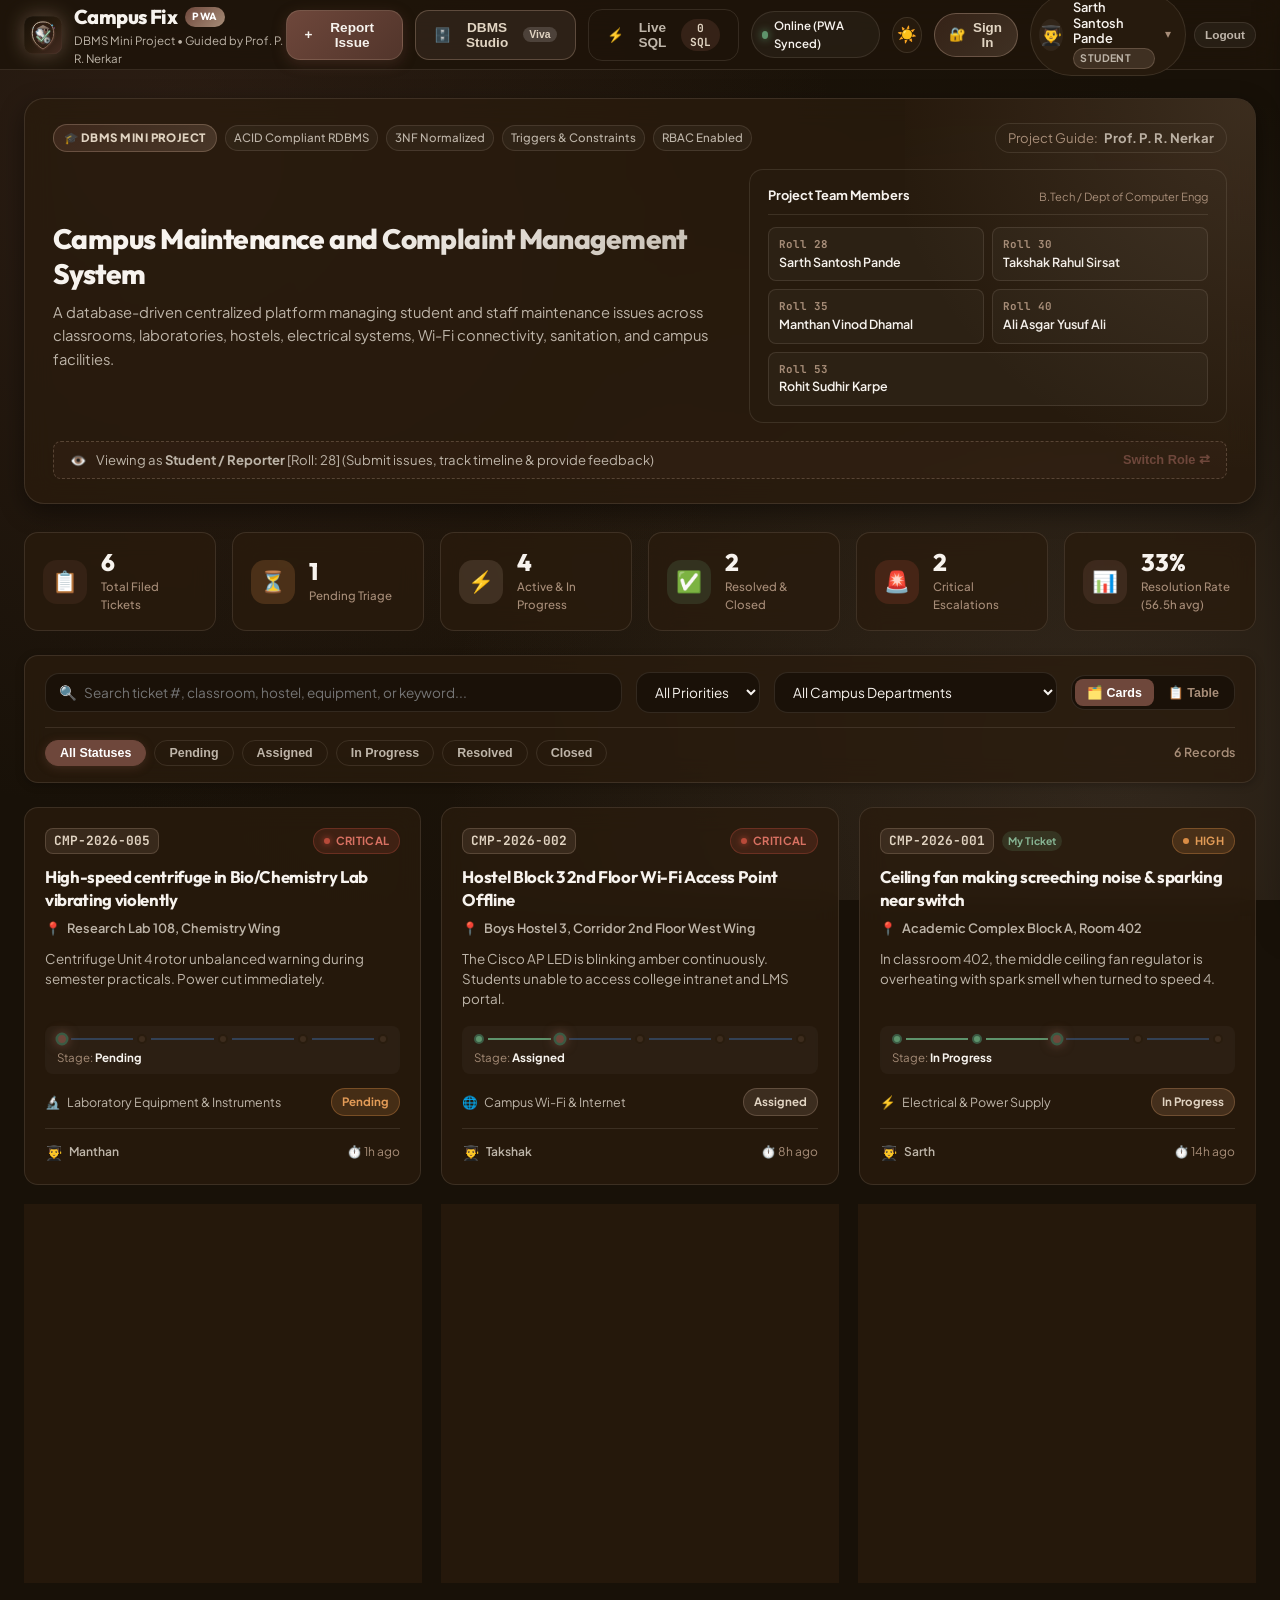
<file: index.html>
<!DOCTYPE html>
<html lang="en" data-theme="dark">

<head>
  <meta charset="UTF-8">
  <meta name="viewport" content="width=device-width, initial-scale=1.0, maximum-scale=1.0, user-scalable=no">
  <title>Campus Fix - Campus Maintenance & Complaint Management System (DBMS Mini Project)</title>

  <!-- PWA Metadata -->
  <meta name="description"
    content="Database-driven Progressive Web App for Campus Maintenance & Complaint Management System demonstrating ER modeling, Normalization, ACID Transactions, and RBAC.">
  <meta name="theme-color" content="#291C0E">
  <meta name="apple-mobile-web-app-capable" content="yes">
  <meta name="apple-mobile-web-app-status-bar-style" content="black-translucent">
  <meta name="apple-mobile-web-app-title" content="Campus Fix">
  <link rel="manifest" href="./manifest.webmanifest">
  <link rel="icon" type="image/svg+xml" href="./icons/icon.svg">
  <link rel="icon" type="image/png" sizes="32x32" href="./icons/favicon-32.png">
  <link rel="icon" type="image/png" sizes="16x16" href="./icons/favicon-16.png">
  <link rel="apple-touch-icon" sizes="180x180" href="./icons/apple-touch-icon.png">
  <link rel="shortcut icon" href="./favicon.ico">

  <!-- Typography: Google Fonts Outfit & JetBrains Mono -->
  <link rel="preconnect" href="https://fonts.googleapis.com">
  <link rel="preconnect" href="https://fonts.gstatic.com" crossorigin>
  <link
    href="https://fonts.googleapis.com/css2?family=JetBrains+Mono:wght@400;500;600&family=Outfit:wght@300;400;500;600;700;800&family=Plus+Jakarta+Sans:wght@400;500;600;700&display=swap"
    rel="stylesheet">

  <link rel="stylesheet" href="./css/style.css">
</head>

<body>

  <!-- Top App Navigation Bar -->
  <header class="app-header">
    <div class="header-inner">
      <!-- App Brand -->
      <div class="brand-block" onclick="window.location.reload()">
        <img src="./icons/icon.svg" alt="Campus Fix Logo" class="brand-logo" width="38" height="38">
        <div class="brand-text">
          <div class="brand-title">Campus Fix <span class="badge-pwa">PWA</span></div>
          <div class="brand-subtitle">DBMS Mini Project • Guided by Prof. P. R. Nerkar</div>
        </div>
      </div>

      <!-- Action Group -->
      <div class="header-actions">
        <!-- New Complaint Button -->
        <button id="btn-header-new-complaint" class="btn btn-primary" onclick="window.app.openNewComplaintModal()">
          <span class="btn-icon">+</span>
          <span class="btn-text">Report Issue</span>
        </button>

        <!-- DBMS Academic Studio Button -->
        <button class="btn btn-outline-cyan" onclick="window.app.openDBMSModal()">
          <span class="btn-icon">🗄️</span>
          <span class="btn-text">DBMS Studio</span>
          <span class="badge-mini">Viva</span>
        </button>

        <!-- Live SQL Console Toggle Button -->
        <button class="btn btn-ghost" id="btn-toggle-sql-drawer" onclick="window.app.toggleSQLDrawer()"
          title="View live executing SQL statements">
          <span class="btn-icon">⚡</span>
          <span class="btn-text">Live SQL</span>
          <span class="badge-counter" id="sql-query-count-badge">0 SQL</span>
        </button>

        <!-- PWA Install Button -->
        <button id="btn-pwa-install" class="btn btn-install" onclick="window.app.triggerPWAInstall()"
          style="display:none;" title="Install Campus Fix as Progressive Web App">
          <span>📲 Install App</span>
        </button>

        <!-- Online / Offline Network Pill -->
        <div id="network-status-indicator" class="network-pill online" title="Service Worker Cache & Network State">
          <span class="status-dot green"></span>
          <span>Online</span>
        </div>

        <!-- Dark / Light Theme Toggle -->
        <button id="btn-toggle-theme" class="btn-icon-circle" onclick="window.app.toggleTheme()" title="Toggle Theme">
          ☀️
        </button>

        <!-- Sign In / Switch Role Button -->
        <button class="btn btn-signin-nav" id="btn-header-signin" onclick="window.app.openSignInPage()" title="Open Sign In Page (Admin & Student)">
          <span class="btn-icon">🔐</span>
          <span class="btn-text">Sign In</span>
        </button>

        <!-- Active User & Role Switcher Dropdown Trigger -->
        <div class="user-profile-wrapper">
          <div class="user-profile-btn" onclick="window.app.openSignInPage()"
            title="Click to switch between Admin and Student Profile (Sign In Portal)">
            <div class="user-avatar" id="active-user-avatar">👨‍🎓</div>
            <div class="user-meta-header">
              <span class="user-name" id="active-user-name">Sarth Santosh Pande</span>
              <span class="role-badge" id="active-user-role">STUDENT</span>
            </div>
            <span class="caret-down">▾</span>
          </div>
          <button class="btn-header-logout" onclick="window.app.logout()" title="Logout to Sign In Page">
            Logout
          </button>
        </div>
      </div>
    </div>
  </header>

  <!-- Main Application Body -->
  <main class="main-container">

    <!-- Academic Project Banner & Team Credits -->
    <section class="project-banner">
      <div class="banner-top-row">
        <div class="banner-badge-group">
          <span class="academic-tag">🎓 DBMS MINI PROJECT</span>
          <span class="tech-tag">ACID Compliant RDBMS</span>
          <span class="tech-tag">3NF Normalized</span>
          <span class="tech-tag">Triggers &amp; Constraints</span>
          <span class="tech-tag">RBAC Enabled</span>
        </div>
        <div class="guide-tag">
          <span class="guide-label">Project Guide:</span>
          <strong>Prof. P. R. Nerkar</strong>
        </div>
      </div>

      <div class="banner-content">
        <div class="banner-left">
          <h1 class="project-title">Campus Maintenance and Complaint Management System</h1>
          <p class="project-desc">
            A database-driven centralized platform managing student and staff maintenance issues across classrooms,
            laboratories, hostels, electrical systems, Wi-Fi connectivity, sanitation, and campus facilities.
          </p>
        </div>

        <!-- Team Members Grid -->
        <div class="team-credits-card">
          <div class="team-header">
            <span>Project Team Members</span>
            <small class="team-class">B.Tech / Dept of Computer Engg</small>
          </div>
          <div class="team-grid">
            <div class="team-member-pill" onclick="window.app.switchUser(2)" title="Switch to Sarth's perspective">
              <span class="mem-roll">Roll 28</span>
              <span class="mem-name">Sarth Santosh Pande</span>
            </div>
            <div class="team-member-pill" onclick="window.app.switchUser(3)" title="Switch to Takshak's perspective">
              <span class="mem-roll">Roll 30</span>
              <span class="mem-name">Takshak Rahul Sirsat</span>
            </div>
            <div class="team-member-pill" onclick="window.app.switchUser(11)" title="Switch to Manthan's perspective">
              <span class="mem-roll">Roll 35</span>
              <span class="mem-name">Manthan Vinod Dhamal</span>
            </div>
            <div class="team-member-pill" onclick="window.app.switchUser(4)" title="Switch to Ali's perspective">
              <span class="mem-roll">Roll 40</span>
              <span class="mem-name">Ali Asgar Yusuf Ali</span>
            </div>
            <div class="team-member-pill" onclick="window.app.switchUser(5)" title="Switch to Rohit's perspective">
              <span class="mem-roll">Roll 53</span>
              <span class="mem-name">Rohit Sudhir Karpe</span>
            </div>
          </div>
        </div>
      </div>

      <!-- Current Perspective Notice -->
      <div class="perspective-bar">
        <span class="perspective-icon">👁️</span>
        <span id="rbac-current-perspective">Viewing as Student / Reporter (Roll 28). Submit tickets, track lifecycle,
          and review resolutions.</span>
        <button class="btn-link" onclick="window.app.openRoleSwitcherModal()">Switch Role ⇄</button>
      </div>
    </section>

    <!-- Key Performance Indicators (KPI Cards) -->
    <section class="kpi-section">
      <div class="kpi-grid">
        <div class="kpi-card" onclick="window.app.resetFilters()">
          <div class="kpi-icon-wrap icon-total">📋</div>
          <div class="kpi-data">
            <div class="kpi-val" id="kpi-total-val">0</div>
            <div class="kpi-lbl">Total Filed Tickets</div>
          </div>
        </div>

        <div class="kpi-card" onclick="document.querySelector('[data-status=Pending]').click()">
          <div class="kpi-icon-wrap icon-pending">⏳</div>
          <div class="kpi-data">
            <div class="kpi-val text-warning" id="kpi-pending-val">0</div>
            <div class="kpi-lbl">Pending Triage</div>
          </div>
        </div>

        <div class="kpi-card" onclick="document.querySelector('[data-status=In Progress]').click()">
          <div class="kpi-icon-wrap icon-active">⚡</div>
          <div class="kpi-data">
            <div class="kpi-val text-info" id="kpi-active-val">0</div>
            <div class="kpi-lbl">Active &amp; In Progress</div>
          </div>
        </div>

        <div class="kpi-card" onclick="document.querySelector('[data-status=Resolved]').click()">
          <div class="kpi-icon-wrap icon-resolved">✅</div>
          <div class="kpi-data">
            <div class="kpi-val text-success" id="kpi-resolved-val">0</div>
            <div class="kpi-lbl">Resolved &amp; Closed</div>
          </div>
        </div>

        <div class="kpi-card"
          onclick="document.getElementById('filter-priority-select').value='Critical'; window.app.currentFilter.priority='Critical'; window.app.renderComplaintsList();">
          <div class="kpi-icon-wrap icon-critical">🚨</div>
          <div class="kpi-data">
            <div class="kpi-val text-danger" id="kpi-critical-val">0</div>
            <div class="kpi-lbl">Critical Escalations</div>
          </div>
        </div>

        <div class="kpi-card">
          <div class="kpi-icon-wrap icon-sla">📊</div>
          <div class="kpi-data">
            <div class="kpi-val text-purple" id="kpi-rate-val">0%</div>
            <div class="kpi-lbl">Resolution Rate (<span id="kpi-avg-hours">--</span>)</div>
          </div>
        </div>
      </div>
    </section>

    <!-- Toolbar: Search, Filters, View Modes -->
    <section class="toolbar-section">
      <div class="toolbar-main">
        <!-- Search bar -->
        <div class="search-input-wrap">
          <span class="search-icon">🔍</span>
          <input type="text" id="search-complaints-input" class="search-input"
            placeholder="Search ticket #, classroom, hostel, equipment, or keyword...">
        </div>

        <!-- Priority Select -->
        <div class="select-wrap">
          <select id="filter-priority-select" class="form-select">
            <option value="ALL">All Priorities</option>
            <option value="Critical">🚨 Critical</option>
            <option value="High">🔴 High</option>
            <option value="Medium">🟡 Medium</option>
            <option value="Low">🟢 Low</option>
          </select>
        </div>

        <!-- Department Select -->
        <div class="select-wrap">
          <select id="filter-dept-select" class="form-select">
            <option value="ALL">All Campus Departments</option>
          </select>
        </div>

        <!-- View Mode Switcher -->
        <div class="view-switch-group">
          <button id="btn-view-cards" class="view-btn active" title="Grid View">🗂️ Cards</button>
          <button id="btn-view-table" class="view-btn" title="Relational Table View">📋 Table</button>
        </div>
      </div>

      <!-- Status Filter Tabs -->
      <div class="status-tabs-row">
        <div class="status-tabs-list">
          <button class="filter-pill-btn active" data-status="ALL">All Statuses</button>
          <button class="filter-pill-btn" data-status="Pending">Pending</button>
          <button class="filter-pill-btn" data-status="Assigned">Assigned</button>
          <button class="filter-pill-btn" data-status="In Progress">In Progress</button>
          <button class="filter-pill-btn" data-status="Resolved">Resolved</button>
          <button class="filter-pill-btn" data-status="Closed">Closed</button>
        </div>
        <div class="records-counter" id="complaint-count-badge">Loading...</div>
      </div>
    </section>

    <!-- Complaints Grid / Table List -->
    <section class="complaints-section" id="complaints-container">
      <!-- Injected dynamically by app.js -->
    </section>

  </main>

  <!-- ======================================================== -->
  <!-- MODAL: DBMS Academic Studio & Viva Presentation Guide   -->
  <!-- ======================================================== -->
  <div class="modal-overlay" id="dbms-studio-modal">
    <div class="modal-dialog modal-xl">
      <div class="modal-header">
        <div class="modal-title-wrap">
          <span class="modal-icon">🗄️</span>
          <div>
            <h3 class="modal-title">DBMS Academic Studio &amp; Relational Engine</h3>
            <p class="modal-subtitle">Interactive ER Diagram • Live SQL Sandbox • Normalization Analysis • DDL Scripts
            </p>
          </div>
        </div>
        <button class="btn-close" onclick="window.app.closeDBMSModal()">&times;</button>
      </div>

      <div class="dbms-nav-tabs">
        <button class="dbms-tab-btn active" data-tab="er-diagram" onclick="window.app.switchDBMSTab('er-diagram')">
          <span>📐 ER Diagram &amp; Schema</span>
        </button>
        <button class="dbms-tab-btn" data-tab="sql-sandbox" onclick="window.app.switchDBMSTab('sql-sandbox')">
          <span>⚡ Live SQL Sandbox</span>
        </button>
        <button class="dbms-tab-btn" data-tab="normalization" onclick="window.app.switchDBMSTab('normalization')">
          <span>🔬 Normalization Proofs</span>
        </button>
        <button class="dbms-tab-btn" data-tab="ddl-scripts" onclick="window.app.switchDBMSTab('ddl-scripts')">
          <span>📜 DDL &amp; Triggers Script</span>
        </button>
        <button class="dbms-tab-btn" data-tab="viva-guide" onclick="window.app.switchDBMSTab('viva-guide')">
          <span>🎓 Project &amp; Viva Guide</span>
        </button>
      </div>

      <div class="modal-body dbms-modal-body">

        <!-- TAB 1: INTERACTIVE ER DIAGRAM -->
        <div class="dbms-tab-pane active" id="tab-er-diagram">
          <div class="er-diagram-container">
            <div class="er-diagram-header">
              <div class="er-title">
                <h4>Relational Entity-Relationship (ER) Architecture</h4>
                <p class="text-sm text-muted">Complete Crow's Foot ER representation mapping Primary Keys (🔑 PK),
                  Foreign Keys (🔗 FK), and Cardinalities (1:N, 1:1).</p>
              </div>
              <div class="er-legend">
                <span class="legend-item"><span class="pk-dot"></span> Primary Key</span>
                <span class="legend-item"><span class="fk-dot"></span> Foreign Key</span>
                <span class="legend-item"><span class="rel-line"></span> Relational Link</span>
              </div>
            </div>

            <!-- Visual SVG ER Schema Graph -->
            <div class="er-canvas-wrapper">
              <svg class="er-svg-canvas" viewBox="0 0 1150 680" width="100%">
                <defs>
                  <linearGradient id="headerGrad" x1="0%" y1="0%" x2="100%" y2="100%">
                    <stop offset="0%" stop-color="#6E473B" />
                    <stop offset="100%" stop-color="#291C0E" />
                  </linearGradient>
                  <linearGradient id="headerGradCyan" x1="0%" y1="0%" x2="100%" y2="100%">
                    <stop offset="0%" stop-color="#A78D78" />
                    <stop offset="100%" stop-color="#6E473B" />
                  </linearGradient>
                  <linearGradient id="headerGradAmber" x1="0%" y1="0%" x2="100%" y2="100%">
                    <stop offset="0%" stop-color="#D98C45" />
                    <stop offset="100%" stop-color="#6E473B" />
                  </linearGradient>
                  <filter id="shadow" x="-5%" y="-5%" width="110%" height="110%">
                    <feDropShadow dx="0" dy="4" stdDeviation="6" flood-color="#000000" flood-opacity="0.5" />
                  </filter>
                </defs>

                <!-- Connector Lines with Cardinality Labels -->
                <!-- DEPARTMENTS -> USERS -->
                <path d="M190 190 L190 280" stroke="#A78D78" stroke-width="2.5" stroke-dasharray="none" />
                <text x="200" y="240" fill="#A78D78" font-size="12" font-weight="bold">1:N</text>

                <!-- DEPARTMENTS -> CATEGORIES -->
                <path d="M290 120 L440 120" stroke="#A78D78" stroke-width="2.5" />
                <text x="350" y="112" fill="#A78D78" font-size="12" font-weight="bold">1:N</text>

                <!-- CATEGORIES -> COMPLAINTS -->
                <path d="M540 190 L540 280" stroke="#6E473B" stroke-width="2.5" />
                <text x="550" y="240" fill="#6E473B" font-size="12" font-weight="bold">1:N</text>

                <!-- USERS (Reporter) -> COMPLAINTS -->
                <path d="M290 350 L440 350" stroke="#5E936C" stroke-width="2.5" />
                <text x="350" y="342" fill="#5E936C" font-size="12" font-weight="bold">1:N</text>

                <!-- COMPLAINTS -> ASSIGNMENTS -->
                <path d="M640 330 L780 250" stroke="#D98C45" stroke-width="2.5" />
                <text x="700" y="280" fill="#D98C45" font-size="12" font-weight="bold">1:N</text>

                <!-- COMPLAINTS -> COMPLAINT_UPDATES -->
                <path d="M640 380 L780 410" stroke="#BEB5A9" stroke-width="2.5" />
                <text x="700" y="390" fill="#BEB5A9" font-size="12" font-weight="bold">1:N</text>

                <!-- COMPLAINTS -> FEEDBACK -->
                <path d="M540 480 L540 540" stroke="#A78D78" stroke-width="2.5" />
                <text x="550" y="515" fill="#A78D78" font-size="12" font-weight="bold">1:1 (Unique)</text>

                <!-- COMPLAINTS -> ACTIVITY_LOGS -->
                <path d="M440 450 L290 530" stroke="#E1D4C2" stroke-width="2.5" />
                <text x="350" y="500" fill="#E1D4C2" font-size="12" font-weight="bold">1:N</text>

                <!-- ENTITY 1: DEPARTMENTS -->
                <g transform="translate(90, 50)" filter="url(#shadow)">
                  <rect width="200" height="140" rx="8" fill="#291C0E" stroke="#A78D78" stroke-width="1.5" />
                  <rect width="200" height="32" rx="8" fill="url(#headerGrad)" />
                  <text x="100" y="21" fill="#ffffff" font-family="'Plus Jakarta Sans', sans-serif" font-size="13"
                    font-weight="bold" text-anchor="middle">DEPARTMENTS</text>
                  <text x="15" y="52" fill="#F7F3EE" font-size="11">🔑 department_id [PK, INT]</text>
                  <text x="15" y="70" fill="#BEB5A9" font-size="11">dept_code [VARCHAR, UNQ]</text>
                  <text x="15" y="88" fill="#BEB5A9" font-size="11">dept_name [VARCHAR]</text>
                  <text x="15" y="106" fill="#BEB5A9" font-size="11">head_name [VARCHAR]</text>
                  <text x="15" y="124" fill="#BEB5A9" font-size="11">location_block [VARCHAR]</text>
                </g>

                <!-- ENTITY 2: USERS -->
                <g transform="translate(90, 280)" filter="url(#shadow)">
                  <rect width="200" height="170" rx="8" fill="#291C0E" stroke="#5E936C" stroke-width="1.5" />
                  <rect width="200" height="32" rx="8" fill="url(#headerGradCyan)" />
                  <text x="100" y="21" fill="#ffffff" font-family="'Plus Jakarta Sans', sans-serif" font-size="13"
                    font-weight="bold" text-anchor="middle">USERS (RBAC)</text>
                  <text x="15" y="52" fill="#F7F3EE" font-size="11">🔑 user_id [PK, INT]</text>
                  <text x="15" y="70" fill="#BEB5A9" font-size="11">name [VARCHAR]</text>
                  <text x="15" y="88" fill="#BEB5A9" font-size="11">email [VARCHAR, UNQ]</text>
                  <text x="15" y="106" fill="#D98C45" font-size="11">role [ENUM(ADMIN,STAFF,STUD)]</text>
                  <text x="15" y="124" fill="#A78D78" font-size="11">🔗 department_id [FK]</text>
                  <text x="15" y="142" fill="#BEB5A9" font-size="11">phone, roll_no, avatar</text>
                  <text x="15" y="160" fill="#BEB5A9" font-size="11">created_at [TIMESTAMP]</text>
                </g>

                <!-- ENTITY 3: CATEGORIES -->
                <g transform="translate(440, 50)" filter="url(#shadow)">
                  <rect width="200" height="140" rx="8" fill="#291C0E" stroke="#6E473B" stroke-width="1.5" />
                  <rect width="200" height="32" rx="8" fill="url(#headerGrad)" />
                  <text x="100" y="21" fill="#ffffff" font-family="'Plus Jakarta Sans', sans-serif" font-size="13"
                    font-weight="bold" text-anchor="middle">CATEGORIES</text>
                  <text x="15" y="52" fill="#F7F3EE" font-size="11">🔑 category_id [PK, INT]</text>
                  <text x="15" y="70" fill="#BEB5A9" font-size="11">category_name [VARCHAR]</text>
                  <text x="15" y="88" fill="#A78D78" font-size="11">🔗 department_id [FK]</text>
                  <text x="15" y="106" fill="#BEB5A9" font-size="11">sla_hours [INT]</text>
                  <text x="15" y="124" fill="#BEB5A9" font-size="11">icon, description</text>
                </g>

                <!-- ENTITY 4: COMPLAINTS (CENTRAL) -->
                <g transform="translate(440, 280)" filter="url(#shadow)">
                  <rect width="200" height="200" rx="8" fill="#291C0E" stroke="#D98C45" stroke-width="2" />
                  <rect width="200" height="32" rx="8" fill="url(#headerGradAmber)" />
                  <text x="100" y="21" fill="#ffffff" font-family="'Plus Jakarta Sans', sans-serif" font-size="13"
                    font-weight="bold" text-anchor="middle">COMPLAINTS (CENTRAL)</text>
                  <text x="15" y="52" fill="#F7F3EE" font-size="11">🔑 complaint_id [PK, INT]</text>
                  <text x="15" y="70" fill="#D98C45" font-size="11">ticket_no [VARCHAR, UNQ]</text>
                  <text x="15" y="88" fill="#5E936C" font-size="11">🔗 reporter_id [FK -> users]</text>
                  <text x="15" y="106" fill="#6E473B" font-size="11">🔗 category_id [FK -> cat]</text>
                  <text x="15" y="124" fill="#A78D78" font-size="11">🔗 assigned_to [FK -> users]</text>
                  <text x="15" y="142" fill="#BEB5A9" font-size="11">priority [ENUM(Crit,Hi,Med,Low)]</text>
                  <text x="15" y="160" fill="#BEB5A9" font-size="11">status [ENUM(Pend,Assg,Prog..)]</text>
                  <text x="15" y="178" fill="#BEB5A9" font-size="11">title, location, desc</text>
                  <text x="15" y="194" fill="#BEB5A9" font-size="10">created_at, resolved_at</text>
                </g>

                <!-- ENTITY 5: ASSIGNMENTS -->
                <g transform="translate(780, 160)" filter="url(#shadow)">
                  <rect width="200" height="140" rx="8" fill="#291C0E" stroke="#D98C45" stroke-width="1.5" />
                  <rect width="200" height="32" rx="8" fill="url(#headerGrad)" />
                  <text x="100" y="21" fill="#ffffff" font-family="'Plus Jakarta Sans', sans-serif" font-size="13"
                    font-weight="bold" text-anchor="middle">ASSIGNMENTS</text>
                  <text x="15" y="52" fill="#F7F3EE" font-size="11">🔑 assignment_id [PK, INT]</text>
                  <text x="15" y="70" fill="#D98C45" font-size="11">🔗 complaint_id [FK]</text>
                  <text x="15" y="88" fill="#5E936C" font-size="11">🔗 assigned_by [FK -> users]</text>
                  <text x="15" y="106" fill="#5E936C" font-size="11">🔗 assigned_to [FK -> users]</text>
                  <text x="15" y="124" fill="#BEB5A9" font-size="11">instructions, assigned_at</text>
                </g>

                <!-- ENTITY 6: COMPLAINT_UPDATES -->
                <g transform="translate(780, 360)" filter="url(#shadow)">
                  <rect width="200" height="140" rx="8" fill="#291C0E" stroke="#BEB5A9" stroke-width="1.5" />
                  <rect width="200" height="32" rx="8" fill="url(#headerGrad)" />
                  <text x="100" y="21" fill="#ffffff" font-family="'Plus Jakarta Sans', sans-serif" font-size="13"
                    font-weight="bold" text-anchor="middle">COMPLAINT_UPDATES</text>
                  <text x="15" y="52" fill="#F7F3EE" font-size="11">🔑 update_id [PK, INT]</text>
                  <text x="15" y="70" fill="#D98C45" font-size="11">🔗 complaint_id [FK]</text>
                  <text x="15" y="88" fill="#5E936C" font-size="11">🔗 updated_by [FK -> users]</text>
                  <text x="15" y="106" fill="#BEB5A9" font-size="11">old_status, new_status</text>
                  <text x="15" y="124" fill="#BEB5A9" font-size="11">notes, created_at</text>
                </g>

                <!-- ENTITY 7: FEEDBACK -->
                <g transform="translate(440, 540)" filter="url(#shadow)">
                  <rect width="200" height="130" rx="8" fill="#291C0E" stroke="#A78D78" stroke-width="1.5" />
                  <rect width="200" height="32" rx="8" fill="url(#headerGradCyan)" />
                  <text x="100" y="21" fill="#ffffff" font-family="'Plus Jakarta Sans', sans-serif" font-size="13"
                    font-weight="bold" text-anchor="middle">FEEDBACK (1:1)</text>
                  <text x="15" y="52" fill="#F7F3EE" font-size="11">🔑 feedback_id [PK, INT]</text>
                  <text x="15" y="70" fill="#D98C45" font-size="11">🔗 complaint_id [FK, UNIQUE]</text>
                  <text x="15" y="88" fill="#5E936C" font-size="11">🔗 student_id [FK -> users]</text>
                  <text x="15" y="106" fill="#D98C45" font-size="11">rating [INT, CHECK 1-5]</text>
                  <text x="15" y="122" fill="#BEB5A9" font-size="11">satisfaction_level, comments</text>
                </g>

                <!-- ENTITY 8: ACTIVITY_LOGS -->
                <g transform="translate(90, 510)" filter="url(#shadow)">
                  <rect width="200" height="140" rx="8" fill="#291C0E" stroke="#E1D4C2" stroke-width="1.5" />
                  <rect width="200" height="32" rx="8" fill="url(#headerGrad)" />
                  <text x="100" y="21" fill="#ffffff" font-family="'Plus Jakarta Sans', sans-serif" font-size="13"
                    font-weight="bold" text-anchor="middle">ACTIVITY_LOGS (AUDIT)</text>
                  <text x="15" y="52" fill="#F7F3EE" font-size="11">🔑 log_id [PK, INT]</text>
                  <text x="15" y="70" fill="#D98C45" font-size="11">🔗 complaint_id [FK, Nullable]</text>
                  <text x="15" y="88" fill="#5E936C" font-size="11">🔗 user_id [FK -> users]</text>
                  <text x="15" y="106" fill="#BEB5A9" font-size="11">action_type, sql_executed</text>
                  <text x="15" y="124" fill="#BEB5A9" font-size="11">details, timestamp</text>
                </g>
              </svg>
            </div>
          </div>
        </div>

        <!-- TAB 2: LIVE SQL SANDBOX -->
        <div class="dbms-tab-pane" id="tab-sql-sandbox">
          <div class="sql-sandbox-layout">
            <div class="sql-sidebar">
              <div class="sql-sidebar-title">⚡ Predefined DBMS Project Queries</div>
              <p class="text-xs text-muted">Click any query below to inspect multi-table JOINs, GROUP BY aggregations,
                and subqueries:</p>
              <div id="preset-queries-list" class="preset-queries-container">
                <!-- Dynamically populated -->
              </div>

              <div class="sql-schema-quicklink">
                <strong>Available Relational Tables:</strong>
                <div class="schema-tags">
                  <span>complaints</span>
                  <span>departments</span>
                  <span>categories</span>
                  <span>users</span>
                  <span>assignments</span>
                  <span>feedback</span>
                  <span>complaint_updates</span>
                  <span>activity_logs</span>
                </div>
              </div>
            </div>

            <div class="sql-editor-main">
              <div class="sql-editor-toolbar">
                <span class="editor-label">SQL Terminal / Query Evaluator:</span>
                <div class="editor-actions">
                  <span id="sql-status-badge" class="status-pill status-assigned">Ready for execution</span>
                  <button id="btn-run-sql" class="btn btn-primary btn-sm">▶ Run SQL [Ctrl+Enter]</button>
                </div>
              </div>

              <textarea id="sql-editor-input" class="sql-textarea" rows="6" spellcheck="false">SELECT c.ticket_no, c.title, c.priority, c.status, u.name AS reporter_name, d.dept_name, c.created_at
FROM complaints c
JOIN users u ON c.reporter_id = u.user_id
JOIN categories cat ON c.category_id = cat.category_id
JOIN departments d ON cat.department_id = d.department_id;</textarea>

              <div class="sql-output-wrapper">
                <div class="sql-output-header">Query Results Output:</div>
                <div id="sql-results-output" class="sql-results-pane">
                  <div class="sql-empty-state">
                    <span>Press <strong>Run SQL</strong> to execute the query above against the relational database
                      engine.</span>
                  </div>
                </div>
              </div>
            </div>
          </div>
        </div>

        <!-- TAB 3: NORMALIZATION PROOFS -->
        <div class="dbms-tab-pane" id="tab-normalization">
          <div class="normalization-container">
            <div class="norm-header">
              <h4>Database Normalization Analysis (UNF to BCNF)</h4>
              <p class="text-sm text-muted">Detailed relational proofs demonstrating elimination of Insertion, Deletion,
                and Update anomalies in the Campus Maintenance system.</p>
            </div>
            <div id="normalization-content">
              <!-- Dynamically populated by dbms-showcase.js -->
            </div>
          </div>
        </div>

        <!-- TAB 4: COMPLETE DDL & TRIGGERS SCRIPT -->
        <div class="dbms-tab-pane" id="tab-ddl-scripts">
          <div class="ddl-container">
            <div class="ddl-header">
              <div>
                <h4>Standard ANSI SQL DDL &amp; Triggers Script</h4>
                <p class="text-sm text-muted">Production-grade SQL commands (`CREATE TABLE`, `FOREIGN KEY`, `CHECK`,
                  `TRIGGER`). Copy and run directly in MySQL Workbench or pgAdmin.</p>
              </div>
              <div style="display:flex; gap:8px;">
                <button class="btn btn-success btn-sm" onclick="window.db.downloadSQLDump()">📥 Download Full SQL Dump
                  (.sql)</button>
                <button id="btn-copy-ddl" class="btn btn-primary btn-sm">📋 Copy DDL Script</button>
              </div>
            </div>
            <pre class="ddl-code-display"><code id="ddl-code-block">Loading SQL DDL...</code></pre>
          </div>
        </div>

        <!-- TAB 5: PROJECT & VIVA GUIDE -->
        <div class="dbms-tab-pane" id="tab-viva-guide">
          <div class="viva-guide-container">
            <div class="viva-card">
              <h3>Academic Project Summary &amp; Viva Voce Reference</h3>

              <div class="viva-grid">
                <div class="viva-info-box">
                  <strong>Project Title:</strong>
                  <p>Campus Maintenance and Complaint Management System</p>
                </div>
                <div class="viva-info-box">
                  <strong>Project Guide:</strong>
                  <p>Prof. P. R. Nerkar</p>
                </div>
                <div class="viva-info-box">
                  <strong>Team Members:</strong>
                  <p>
                    1. Sarth Santosh Pande (Roll 28)<br>
                    2. Takshak Rahul Sirsat (Roll 30)<br>
                    3. Manthan Vinod Dhamal (Roll 35)<br>
                    4. Ali Asgar Yusuf Ali (Roll 40)<br>
                    5. Rohit Sudhir Karpe (Roll 53)
                  </p>
                </div>
                <div class="viva-info-box">
                  <strong>Core Course:</strong>
                  <p>Database Management Systems (DBMS)</p>
                </div>
              </div>

              <h4 style="margin-top:20px;">Key DBMS Concepts Demonstrated:</h4>
              <div class="viva-topics-list">
                <div class="viva-topic-item">
                  <strong>1. Relational Modeling &amp; Normalization:</strong>
                  <span>Decomposed unnormalized entities into 8 atomic tables meeting 3NF and BCNF guidelines, avoiding
                    redundant department and user metadata across tickets.</span>
                </div>
                <div class="viva-topic-item">
                  <strong>2. Referential Integrity &amp; Constraints:</strong>
                  <span>Enforces Primary Keys, Foreign Keys with `ON DELETE CASCADE` and `ON UPDATE CASCADE`, `UNIQUE`
                    constraints on ticket numbers, and `CHECK (rating >= 1 AND rating <= 5)`.</span>
                </div>
                <div class="viva-topic-item">
                  <strong>3. ACID Transactions:</strong>
                  <span>Multi-table operations (e.g. ticket submission, dispatching technicians, recording audit trail)
                    run within simulated `BEGIN TRANSACTION ... COMMIT` blocks to guarantee Atomicity and
                    Consistency.</span>
                </div>
                <div class="viva-topic-item">
                  <strong>4. Automated Database Triggers:</strong>
                  <span>Triggers simulate automatic stage progression: updating status to 'Assigned' upon technician
                    dispatch, recording chronological history in `complaint_updates`, and auto-closing tickets upon
                    student feedback.</span>
                </div>
                <div class="viva-topic-item">
                  <strong>5. Role-Based Access Control (RBAC):</strong>
                  <span>Three explicit user tiers (Administrator, Department Staff, Student/Reporter) with partitioned
                    permissions and access controls.</span>
                </div>
                <div class="viva-topic-item">
                  <strong>6. Progressive Web App (PWA) Offline Caching:</strong>
                  <span>Integrated Service Worker (`sw.js`) and Web App Manifest enable instant offline loading and
                    mobile homescreen installation.</span>
                </div>
              </div>
            </div>
          </div>
        </div>

      </div>
    </div>
  </div>

  <!-- ======================================================== -->
  <!-- DRAWER: Real-Time Live SQL Execution Stream              -->
  <!-- ======================================================== -->
  <aside class="sql-drawer" id="sql-console-drawer">
    <div class="sql-drawer-header">
      <div class="drawer-title">
        <span>⚡ Live SQL Execution Stream</span>
      </div>
      <button class="btn-close-drawer" onclick="window.app.toggleSQLDrawer()">&times;</button>
    </div>
    <div class="sql-drawer-sub">
      Statements executed by the RDBMS engine in real time during user actions:
    </div>
    <div id="sql-log-stream" class="sql-log-list">
      <!-- Injected dynamically -->
    </div>
  </aside>

  <!-- ======================================================== -->
  <!-- REUSABLE DYNAMIC MODAL (For forms, details, roles)      -->
  <!-- ======================================================== -->
  <div class="modal-overlay" id="app-dynamic-modal">
    <div class="modal-dialog">
      <div class="modal-header">
        <h3 class="modal-title" id="app-modal-title">Modal Title</h3>
        <button class="btn-close" onclick="window.app.closeModal()">&times;</button>
      </div>
      <div class="modal-body" id="app-modal-body">
        <!-- Dynamic Body -->
      </div>
    </div>
  </div>

  <!-- ======================================================== -->
  <!-- DUAL-PANEL SIGN IN PAGE (Admin & Student Sliding Portal)  -->
  <!-- ======================================================== -->
  <div class="auth-page-overlay" id="auth-page-modal" aria-hidden="true">
    <!-- Close / Back button for authenticated return -->
    <button class="auth-page-close-btn" onclick="window.app.closeSignInPage()" title="Return to Campus Dashboard">
      <span class="close-icon">&times;</span>
      <span class="close-label">Dashboard</span>
    </button>

    <!-- Background Ambient Glows -->
    <div class="auth-ambient-glow glow-1"></div>
    <div class="auth-ambient-glow glow-2"></div>

    <!-- Main Dual Slider Card Container -->
    <div class="auth-container" id="auth-slider-container">

      <!-- =============================== -->
      <!-- FORM 1: ADMIN SIGN IN (Left)    -->
      <!-- =============================== -->
      <div class="auth-form-wrapper auth-admin-form-box">
        <form class="auth-form" id="admin-signin-form" onsubmit="window.app.handleAdminLoginSubmit(event)">
          <div class="auth-form-header">
            <div class="auth-role-pill admin-pill">
              <span class="pill-dot red"></span> ADMIN ACCESS
            </div>
            <h2 class="auth-heading">Sign In</h2>
            <p class="auth-subheading">Sign in with Username &amp; Password</p>
          </div>

          <div class="auth-fields">
            <div class="auth-input-group">
              <label for="admin-email-input" class="auth-input-label">Username / Email</label>
              <div class="auth-input-wrapper">
                <span class="auth-input-icon">👤</span>
                <input type="text" id="admin-email-input" class="auth-input" placeholder="e.g. pr.nerkar@campus.edu" required autocomplete="username" value="pr.nerkar@campus.edu">
              </div>
            </div>

            <div class="auth-input-group">
              <label for="admin-password-input" class="auth-input-label">Password</label>
              <div class="auth-input-wrapper">
                <span class="auth-input-icon">🔒</span>
                <input type="password" id="admin-password-input" class="auth-input" placeholder="Enter password" required autocomplete="current-password" value="admin123">
                <button type="button" class="btn-pwd-eye" onclick="window.app.togglePasswordVisibility('admin-password-input', this)" title="Toggle password visibility">
                  👁️
                </button>
              </div>
            </div>

            <div class="auth-helper-row">
              <label class="auth-remember-check">
                <input type="checkbox" id="admin-remember" checked>
                <span>Remember me</span>
              </label>
              <a href="javascript:void(0)" class="auth-link" onclick="window.app.showAdminCredentialsHint()">Forgot Password?</a>
            </div>

            <!-- Demo Hint Quick Fill Pill -->
            <div class="auth-demo-shortcut" onclick="window.app.fillAdminDemoCredentials()" title="Click to autofill credentials for Prof. P. R. Nerkar">
              <span class="shortcut-icon">⚡</span>
              <span>1-Click Demo: <strong>Prof. P. R. Nerkar</strong></span>
            </div>

            <button type="submit" class="auth-btn-primary" id="btn-admin-login">
              <span class="btn-label">LOGIN</span>
            </button>
          </div>

          <div class="auth-footer-note">
            <span>🛡️ Campus Chief Administrator &bull; DBMS Mini Project</span>
          </div>
        </form>
      </div>

      <!-- =============================== -->
      <!-- FORM 2: STUDENT SIGN IN (Right) -->
      <!-- =============================== -->
      <div class="auth-form-wrapper auth-student-form-box">
        <form class="auth-form" id="student-signin-form" onsubmit="window.app.handleStudentLoginSubmit(event)">
          <div class="auth-form-header">
            <div class="auth-role-pill student-pill">
              <span class="pill-dot red"></span> STUDENT PORTAL
            </div>
            <h2 class="auth-heading">Sign In</h2>
            <p class="auth-subheading">Sign in with Roll No &amp; Password</p>
          </div>

          <div class="auth-fields">
            <!-- Student Persona Quick Selector -->
            <div class="auth-input-group">
              <label for="student-persona-select" class="auth-input-label">Select Student Account</label>
              <div class="auth-input-wrapper">
                <span class="auth-input-icon">👨‍🎓</span>
                <select id="student-persona-select" class="auth-select" onchange="window.app.onStudentPersonaChange(this.value)">
                  <option value="2">Roll 28 — Sarth Santosh Pande</option>
                  <option value="3">Roll 30 — Takshak Rahul Sirsat</option>
                  <option value="11">Roll 35 — Manthan Vinod Dhamal</option>
                  <option value="4">Roll 40 — Ali Asgar Yusuf Ali</option>
                  <option value="5">Roll 53 — Rohit Sudhir Karpe</option>
                </select>
              </div>
            </div>

            <div class="auth-input-group">
              <label for="student-email-input" class="auth-input-label">Roll No / Student Email</label>
              <div class="auth-input-wrapper">
                <span class="auth-input-icon">🆔</span>
                <input type="text" id="student-email-input" class="auth-input" placeholder="Roll 28 or sarth.pande@student.campus.edu" required autocomplete="username" value="28">
              </div>
            </div>

            <div class="auth-input-group">
              <label for="student-password-input" class="auth-input-label">Password</label>
              <div class="auth-input-wrapper">
                <span class="auth-input-icon">🔒</span>
                <input type="password" id="student-password-input" class="auth-input" placeholder="Enter password" required autocomplete="current-password" value="student123">
                <button type="button" class="btn-pwd-eye" onclick="window.app.togglePasswordVisibility('student-password-input', this)" title="Toggle password visibility">
                  👁️
                </button>
              </div>
            </div>

            <div class="auth-helper-row">
              <label class="auth-remember-check">
                <input type="checkbox" id="student-remember" checked>
                <span>Remember me</span>
              </label>
              <a href="javascript:void(0)" class="auth-link" onclick="window.app.showStudentCredentialsHint()">Forgot Password?</a>
            </div>

            <button type="submit" class="auth-btn-primary" id="btn-student-login">
              <span class="btn-label">LOGIN</span>
            </button>
          </div>

          <!-- Quick Staff Link for complete academic grading functionality -->
          <div class="auth-staff-link">
            <span>Maintenance Technician? <a href="javascript:void(0)" onclick="window.app.openStaffLoginDropdown()">Staff Login</a></span>
          </div>
        </form>
      </div>

      <!-- =============================== -->
      <!-- SLIDING OVERLAY CONTAINER      -->
      <!-- =============================== -->
      <div class="auth-overlay-container">
        <div class="auth-overlay">

          <!-- Left Overlay Panel (Shown when Student Form is active on Right) -->
          <div class="auth-overlay-panel auth-overlay-left">
            <div class="auth-overlay-icon-wrap">
              <!-- Admin Shield / Crest Emblem SVG -->
              <svg class="auth-panel-svg" viewBox="0 0 100 100" fill="none" xmlns="http://www.w3.org/2000/svg">
                <path d="M50 12L85 24V48C85 70 50 88 50 88C50 88 15 70 15 48V24L50 12Z" fill="white" fill-opacity="0.95"/>
                <path d="M50 16L81 26.5V48C81 67.5 50 83.5 50 83.5C50 83.5 19 67.5 19 48V26.5L50 16Z" stroke="#e50914" stroke-width="2"/>
                <circle cx="50" cy="45" r="10" fill="#e50914"/>
                <path d="M36 66C36 58 42 53 50 53C58 53 64 58 64 66" stroke="#e50914" stroke-width="4" stroke-linecap="round"/>
              </svg>
            </div>
            <h1 class="auth-overlay-title">HELLO, ADMIN!</h1>
            <p class="auth-overlay-desc">
              Enter the campus administration portal to oversee maintenance requests, manage SLAs, and verify database integrity.
            </p>
            <button type="button" class="auth-btn-outline" id="btn-switch-to-admin" onclick="window.app.setAuthSliderMode('admin')">
              ADMIN SIGN IN
            </button>
          </div>

          <!-- Right Overlay Panel (Shown when Admin Form is active on Left) -->
          <div class="auth-overlay-panel auth-overlay-right">
            <div class="auth-overlay-icon-wrap">
              <!-- Student Graduation Cap SVG -->
              <svg class="auth-panel-svg" viewBox="0 0 100 100" fill="none" xmlns="http://www.w3.org/2000/svg">
                <polygon points="50,22 88,38 50,54 12,38" fill="white" fill-opacity="0.95"/>
                <path d="M26 44V64C26 72 38 78 50 78C62 78 74 72 74 64V44" fill="white" fill-opacity="0.95"/>
                <path d="M88 38V68" stroke="white" stroke-width="4" stroke-linecap="round"/>
                <circle cx="88" cy="72" r="5" fill="white"/>
              </svg>
            </div>
            <h1 class="auth-overlay-title">HELLO, STUDENT!</h1>
            <p class="auth-overlay-desc">
              Enter the student maintenance portal to report hostel &amp; campus issues, track repair tickets, and rate service quality.
            </p>
            <button type="button" class="auth-btn-outline" id="btn-switch-to-student" onclick="window.app.setAuthSliderMode('student')">
              STUDENT SIGN IN
            </button>
          </div>

        </div>
      </div>

    </div>

    <!-- Cinematic Web / Laser Burst Login Transition Effect (from Video) -->
    <div class="auth-burst-layer" id="auth-burst-effect" aria-hidden="true">
      <div class="burst-spider-web"></div>
      <div class="burst-emblem-center" id="burst-emblem-icon">🎓</div>
      <div class="burst-ripple-ring"></div>
    </div>
  </div>

  <!-- Toast Containers -->
  <div id="ui-toast-container" class="toast-container top-right"></div>
  <div id="sql-toast-container" class="toast-container bottom-right"></div>

  <!-- Application Scripts -->
  <script src="./js/db.js?v=3.0"></script>
  <script src="./js/dbms-showcase.js?v=3.0"></script>
  <script src="./js/app.js?v=3.0"></script>
</body>

</html>
</file>
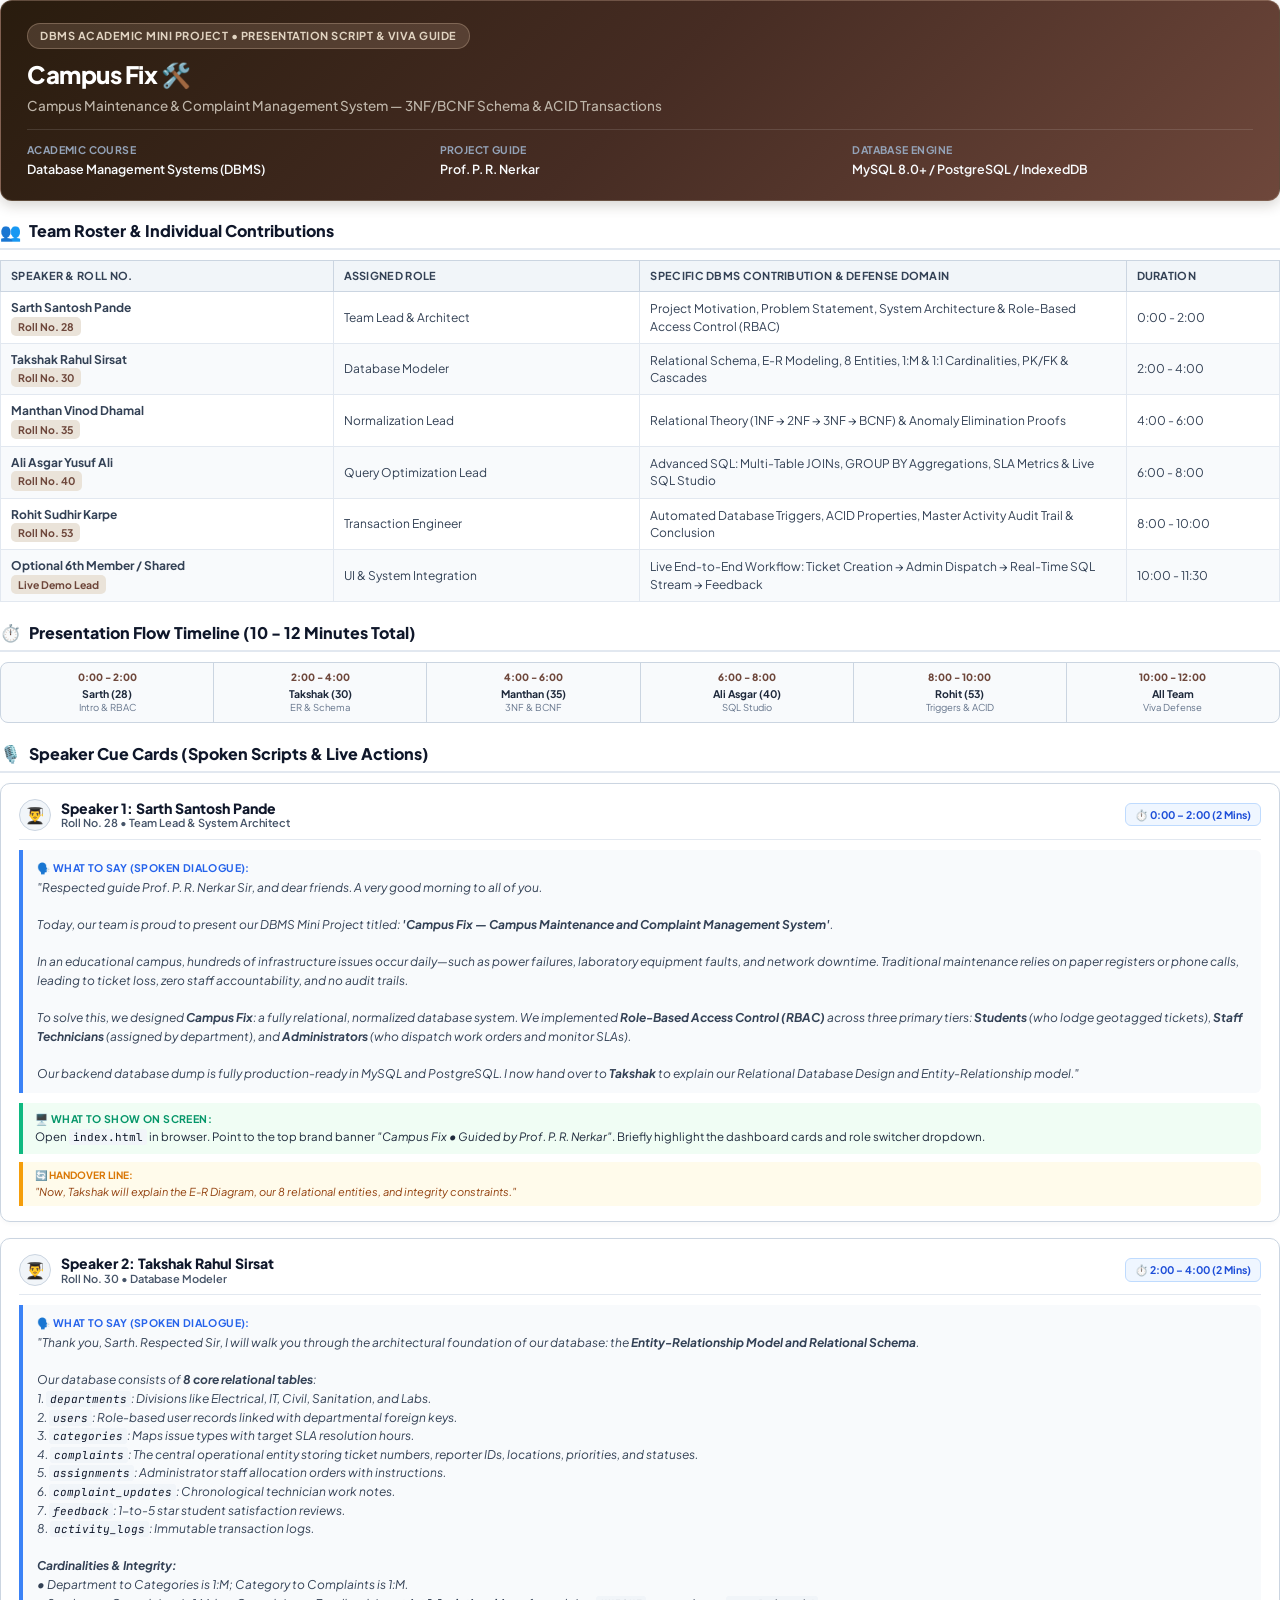
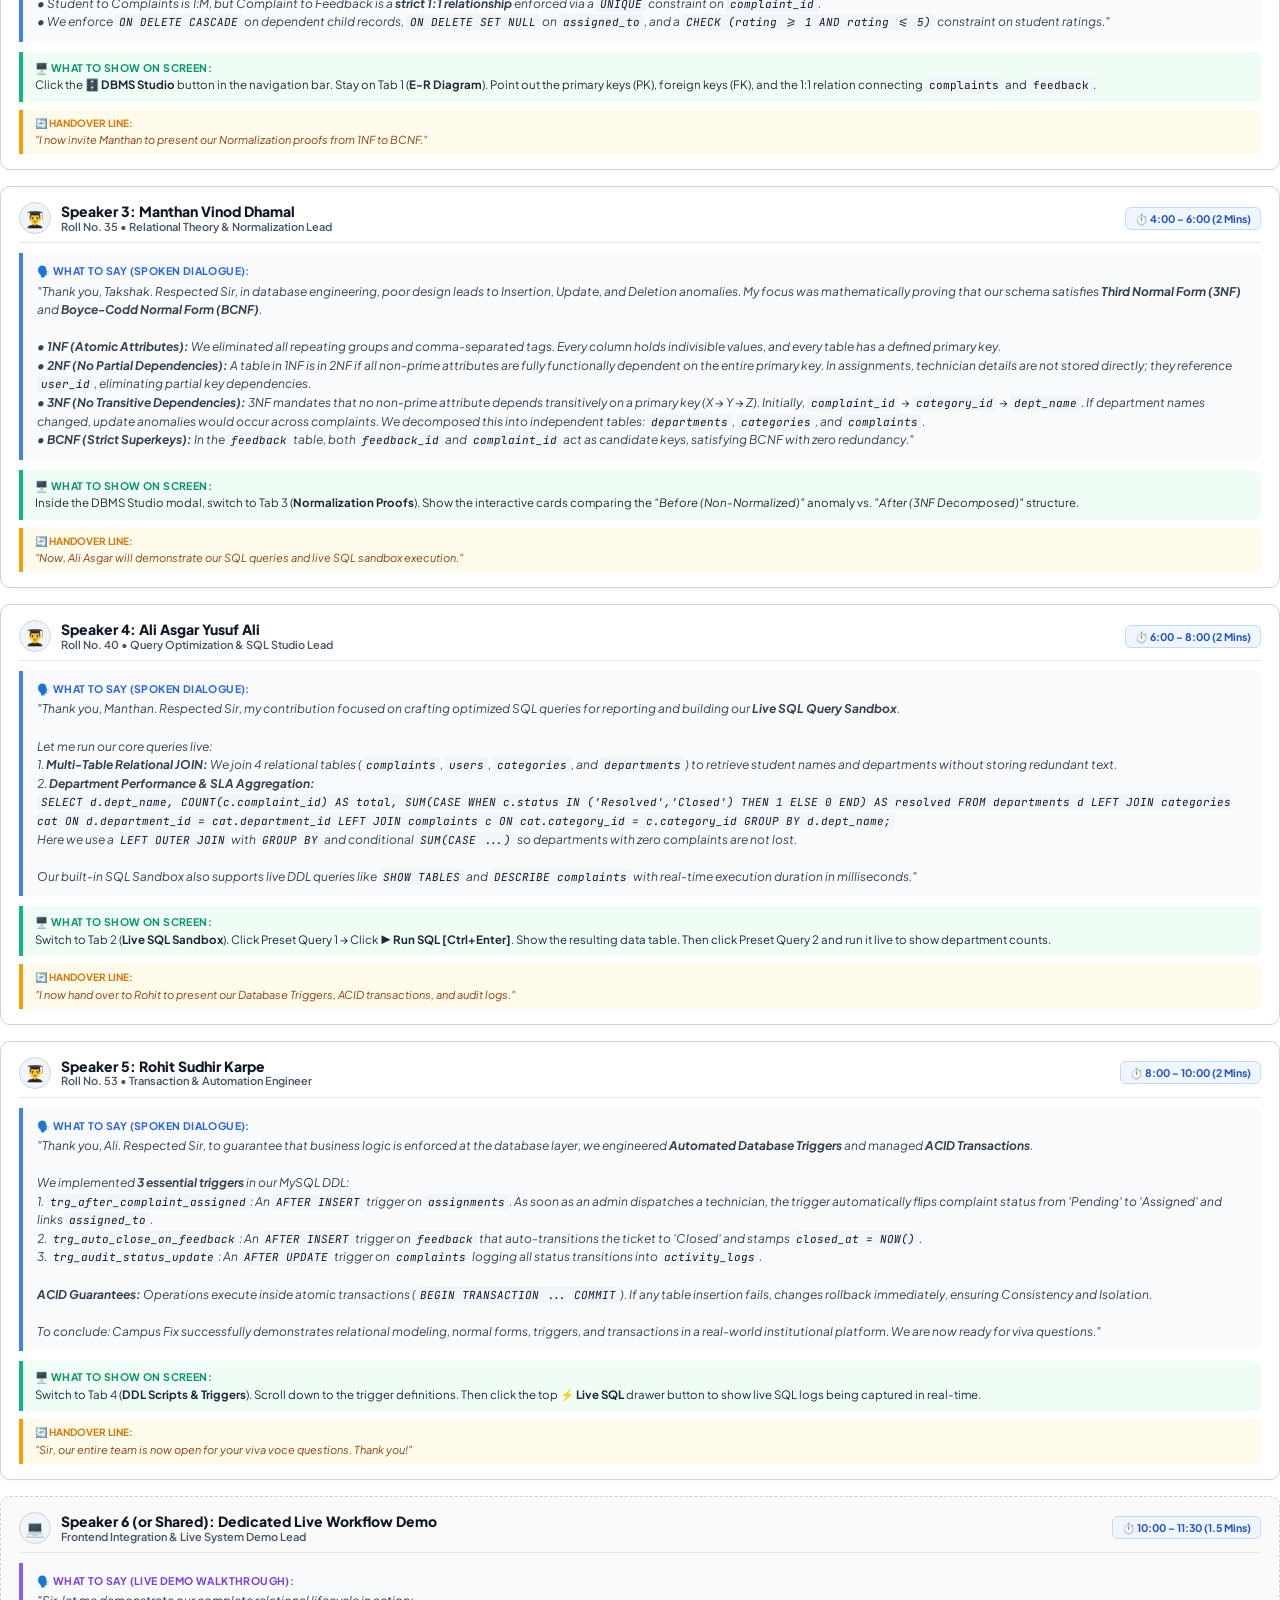
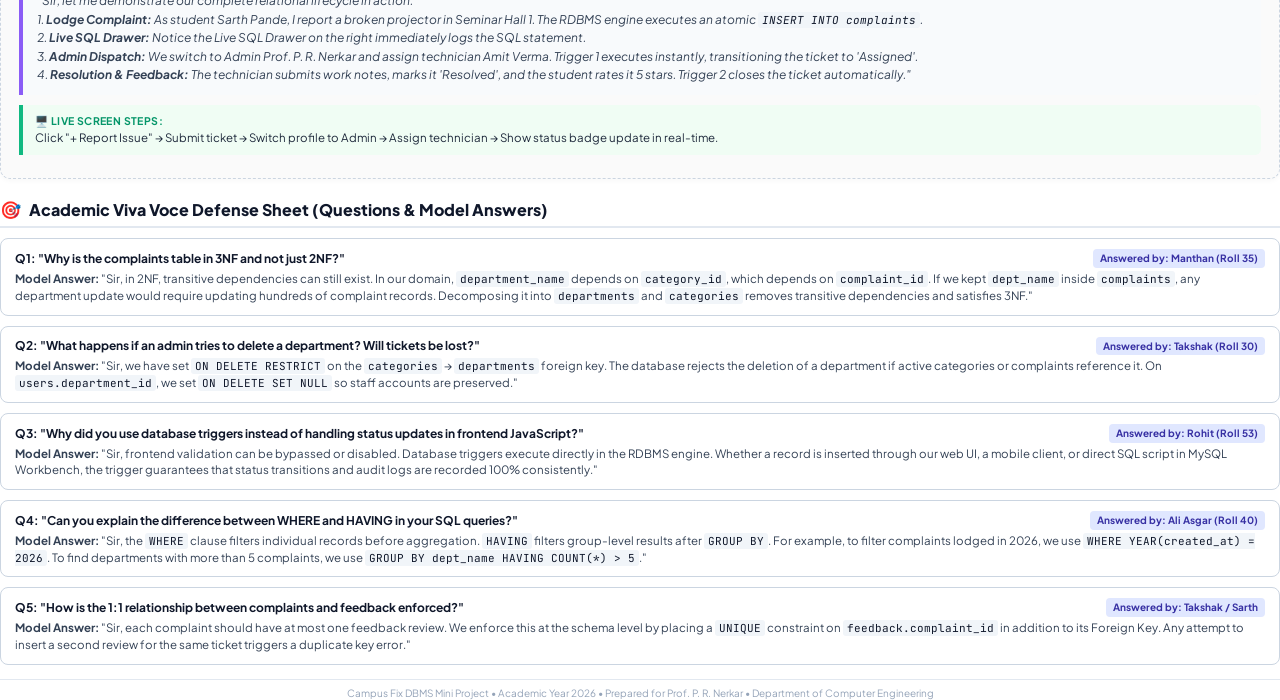
<file: presentation_script_document.html>
<!DOCTYPE html>
<html lang="en">
<head>
  <meta charset="UTF-8">
  <title>Campus Fix - DBMS Mini Project Presentation Script &amp; Viva Defense Guide</title>
  <style>
    @import url('https://fonts.googleapis.com/css2?family=Plus+Jakarta+Sans:wght@400;500;600;700;800&family=JetBrains+Mono:wght@400;500;600&display=swap');

    @page {
      size: A4;
      margin: 12mm 14mm 12mm 14mm;
    }

    * {
      box-sizing: border-box;
      -webkit-print-color-adjust: exact !important;
      print-color-adjust: exact !important;
    }

    body {
      font-family: 'Plus Jakarta Sans', -apple-system, BlinkMacSystemFont, "Segoe UI", Roboto, sans-serif;
      color: #1e293b;
      background: #ffffff;
      line-height: 1.45;
      font-size: 12.5px;
      margin: 0;
      padding: 0;
    }

    /* Cover / Header Section */
    .header-card {
      background: linear-gradient(135deg, #291C0E 0%, #462c23 50%, #6E473B 100%);
      color: #ffffff;
      border-radius: 12px;
      padding: 22px 26px;
      margin-bottom: 18px;
      border: 1px solid rgba(167, 141, 120, 0.4);
      box-shadow: 0 4px 14px rgba(41, 28, 14, 0.2);
    }

    .badge-pill {
      display: inline-block;
      padding: 4px 12px;
      border-radius: 9999px;
      font-size: 11px;
      font-weight: 700;
      text-transform: uppercase;
      letter-spacing: 0.5px;
      background: rgba(167, 141, 120, 0.25);
      color: #E1D4C2;
      border: 1px solid rgba(167, 141, 120, 0.5);
      margin-bottom: 8px;
    }

    .project-title {
      font-size: 24px;
      font-weight: 800;
      margin: 0 0 4px 0;
      letter-spacing: -0.5px;
      color: #ffffff;
    }

    .project-subtitle {
      font-size: 13.5px;
      color: #BEB5A9;
      margin: 0 0 14px 0;
      font-weight: 500;
    }

    .header-meta-grid {
      display: grid;
      grid-template-columns: repeat(3, 1fr);
      gap: 12px;
      padding-top: 12px;
      border-top: 1px solid rgba(255, 255, 255, 0.12);
    }

    .meta-box strong {
      display: block;
      font-size: 10.5px;
      text-transform: uppercase;
      letter-spacing: 0.4px;
      color: #94a3b8;
      margin-bottom: 2px;
    }

    .meta-box span {
      font-size: 12.5px;
      font-weight: 600;
      color: #f8fafc;
    }

    /* Section Styling */
    .section-title {
      font-size: 16px;
      font-weight: 800;
      color: #0f172a;
      margin: 18px 0 10px 0;
      padding-bottom: 5px;
      border-bottom: 2px solid #e2e8f0;
      display: flex;
      align-items: center;
      gap: 8px;
    }

    .section-title .icon {
      font-size: 17px;
    }

    /* Table */
    table {
      width: 100%;
      border-collapse: collapse;
      margin-bottom: 16px;
      font-size: 12px;
    }

    th {
      background: #f1f5f9;
      color: #334155;
      font-weight: 700;
      text-align: left;
      padding: 7px 10px;
      border: 1px solid #cbd5e1;
      font-size: 11px;
      text-transform: uppercase;
      letter-spacing: 0.3px;
    }

    td {
      padding: 7px 10px;
      border: 1px solid #e2e8f0;
      color: #334155;
      vertical-align: middle;
    }

    tr:nth-child(even) td {
      background-color: #f8fafc;
    }

    .roll-badge {
      display: inline-block;
      padding: 2px 7px;
      background: #EAE3D9;
      color: #6E473B;
      border-radius: 5px;
      font-weight: 700;
      font-size: 10.5px;
    }

    /* Timeline Box */
    .timeline-bar {
      display: flex;
      background: #f8fafc;
      border: 1px solid #cbd5e1;
      border-radius: 8px;
      overflow: hidden;
      margin-bottom: 16px;
    }

    .timeline-segment {
      flex: 1;
      padding: 7px 8px;
      text-align: center;
      border-right: 1px solid #cbd5e1;
      font-size: 10.5px;
    }

    .timeline-segment:last-child {
      border-right: none;
    }

    .timeline-time {
      font-weight: 800;
      color: #6E473B;
      font-size: 10px;
      display: block;
      margin-bottom: 2px;
    }

    .timeline-name {
      font-weight: 700;
      color: #1e293b;
    }

    /* Speaker Cue Card */
    .speaker-card {
      background: #ffffff;
      border: 1.5px solid #cbd5e1;
      border-radius: 10px;
      padding: 15px 18px;
      margin-bottom: 16px;
      box-shadow: 0 2px 5px rgba(0, 0, 0, 0.03);
      break-inside: avoid;
      page-break-inside: avoid;
    }

    .speaker-header {
      display: flex;
      justify-content: space-between;
      align-items: center;
      padding-bottom: 8px;
      margin-bottom: 10px;
      border-bottom: 1px solid #e2e8f0;
    }

    .speaker-info {
      display: flex;
      align-items: center;
      gap: 10px;
    }

    .speaker-avatar {
      width: 32px;
      height: 32px;
      background: #f1f5f9;
      border-radius: 50%;
      display: flex;
      align-items: center;
      justify-content: center;
      font-size: 16px;
      border: 1px solid #cbd5e1;
    }

    .speaker-name-title {
      line-height: 1.2;
    }

    .speaker-name {
      font-size: 14px;
      font-weight: 800;
      color: #0f172a;
    }

    .speaker-role {
      font-size: 11px;
      font-weight: 600;
      color: #475569;
    }

    .speaker-time-badge {
      background: #eff6ff;
      color: #1d4ed8;
      border: 1px solid #bfdbfe;
      padding: 3px 9px;
      border-radius: 6px;
      font-weight: 700;
      font-size: 10.5px;
    }

    .script-block {
      background: #f8fafc;
      border-left: 4px solid #3b82f6;
      border-radius: 0 6px 6px 0;
      padding: 10px 14px;
      margin-bottom: 10px;
      font-size: 12px;
      color: #1e293b;
    }

    .script-label {
      font-weight: 700;
      font-size: 10.5px;
      text-transform: uppercase;
      letter-spacing: 0.4px;
      color: #2563eb;
      margin-bottom: 4px;
      display: flex;
      align-items: center;
      gap: 5px;
    }

    .script-text {
      font-style: italic;
      color: #334155;
      line-height: 1.55;
    }

    .action-block {
      background: #f0fdf4;
      border-left: 4px solid #10b981;
      border-radius: 0 6px 6px 0;
      padding: 8px 12px;
      margin-bottom: 8px;
      font-size: 11.5px;
    }

    .action-label {
      font-weight: 700;
      font-size: 10.5px;
      text-transform: uppercase;
      letter-spacing: 0.4px;
      color: #059669;
      margin-bottom: 2px;
    }

    .handover-block {
      background: #fffbeb;
      border-left: 4px solid #f59e0b;
      border-radius: 0 6px 6px 0;
      padding: 6px 12px;
      font-size: 11px;
      color: #92400e;
    }

    .handover-label {
      font-weight: 700;
      font-size: 10px;
      text-transform: uppercase;
      color: #d97706;
      margin-bottom: 2px;
    }

    /* Code Block */
    pre, code {
      font-family: 'JetBrains Mono', Consolas, monospace;
    }

    code {
      background: #f1f5f9;
      color: #0f172a;
      padding: 1px 4px;
      border-radius: 3px;
      font-size: 11px;
    }

    pre {
      background: #0f172a;
      color: #e2e8f0;
      padding: 8px 10px;
      border-radius: 6px;
      font-size: 10.5px;
      overflow-x: auto;
      line-height: 1.35;
      margin: 4px 0;
    }

    /* Viva Voce Box */
    .viva-box {
      border: 1px solid #cbd5e1;
      border-radius: 8px;
      padding: 10px 14px;
      margin-bottom: 10px;
      background: #ffffff;
      break-inside: avoid;
      page-break-inside: avoid;
    }

    .viva-q {
      font-weight: 700;
      font-size: 12px;
      color: #0f172a;
      margin-bottom: 3px;
      display: flex;
      justify-content: space-between;
      align-items: center;
    }

    .viva-assignee {
      font-size: 10px;
      font-weight: 700;
      background: #e0e7ff;
      color: #3730a3;
      padding: 2px 7px;
      border-radius: 4px;
    }

    .viva-ans {
      font-size: 11.5px;
      color: #334155;
      line-height: 1.45;
    }

    /* Page break helpers */
    .page-break {
      page-break-after: always;
      break-after: page;
    }

    .footer {
      text-align: center;
      font-size: 10px;
      color: #94a3b8;
      margin-top: 14px;
      padding-top: 6px;
      border-top: 1px solid #e2e8f0;
    }
  </style>
</head>
<body>

  <!-- ================= PAGE 1 ================= -->
  <div class="header-card">
    <div class="badge-pill">DBMS Academic Mini Project • Presentation Script &amp; Viva Guide</div>
    <h1 class="project-title">Campus Fix 🛠️</h1>
    <div class="project-subtitle">Campus Maintenance &amp; Complaint Management System — 3NF/BCNF Schema &amp; ACID Transactions</div>
    <div class="header-meta-grid">
      <div class="meta-box">
        <strong>Academic Course</strong>
        <span>Database Management Systems (DBMS)</span>
      </div>
      <div class="meta-box">
        <strong>Project Guide</strong>
        <span>Prof. P. R. Nerkar</span>
      </div>
      <div class="meta-box">
        <strong>Database Engine</strong>
        <span>MySQL 8.0+ / PostgreSQL / IndexedDB</span>
      </div>
    </div>
  </div>

  <div class="section-title">
    <span class="icon">👥</span> Team Roster &amp; Individual Contributions
  </div>

  <table>
    <thead>
      <tr>
        <th style="width: 26%;">Speaker &amp; Roll No.</th>
        <th style="width: 24%;">Assigned Role</th>
        <th style="width: 38%;">Specific DBMS Contribution &amp; Defense Domain</th>
        <th style="width: 12%;">Duration</th>
      </tr>
    </thead>
    <tbody>
      <tr>
        <td><strong>Sarth Santosh Pande</strong><br><span class="roll-badge">Roll No. 28</span></td>
        <td>Team Lead &amp; Architect</td>
        <td>Project Motivation, Problem Statement, System Architecture &amp; Role-Based Access Control (RBAC)</td>
        <td>0:00 - 2:00</td>
      </tr>
      <tr>
        <td><strong>Takshak Rahul Sirsat</strong><br><span class="roll-badge">Roll No. 30</span></td>
        <td>Database Modeler</td>
        <td>Relational Schema, E-R Modeling, 8 Entities, 1:M &amp; 1:1 Cardinalities, PK/FK &amp; Cascades</td>
        <td>2:00 - 4:00</td>
      </tr>
      <tr>
        <td><strong>Manthan Vinod Dhamal</strong><br><span class="roll-badge">Roll No. 35</span></td>
        <td>Normalization Lead</td>
        <td>Relational Theory (1NF &rarr; 2NF &rarr; 3NF &rarr; BCNF) &amp; Anomaly Elimination Proofs</td>
        <td>4:00 - 6:00</td>
      </tr>
      <tr>
        <td><strong>Ali Asgar Yusuf Ali</strong><br><span class="roll-badge">Roll No. 40</span></td>
        <td>Query Optimization Lead</td>
        <td>Advanced SQL: Multi-Table JOINs, GROUP BY Aggregations, SLA Metrics &amp; Live SQL Studio</td>
        <td>6:00 - 8:00</td>
      </tr>
      <tr>
        <td><strong>Rohit Sudhir Karpe</strong><br><span class="roll-badge">Roll No. 53</span></td>
        <td>Transaction Engineer</td>
        <td>Automated Database Triggers, ACID Properties, Master Activity Audit Trail &amp; Conclusion</td>
        <td>8:00 - 10:00</td>
      </tr>
      <tr>
        <td><strong>Optional 6th Member / Shared</strong><br><span class="roll-badge">Live Demo Lead</span></td>
        <td>UI &amp; System Integration</td>
        <td>Live End-to-End Workflow: Ticket Creation &rarr; Admin Dispatch &rarr; Real-Time SQL Stream &rarr; Feedback</td>
        <td>10:00 - 11:30</td>
      </tr>
    </tbody>
  </table>

  <div class="section-title">
    <span class="icon">⏱️</span> Presentation Flow Timeline (10 - 12 Minutes Total)
  </div>

  <div class="timeline-bar">
    <div class="timeline-segment">
      <span class="timeline-time">0:00 - 2:00</span>
      <span class="timeline-name">Sarth (28)</span>
      <div style="font-size:9.5px; color:#64748b;">Intro &amp; RBAC</div>
    </div>
    <div class="timeline-segment">
      <span class="timeline-time">2:00 - 4:00</span>
      <span class="timeline-name">Takshak (30)</span>
      <div style="font-size:9.5px; color:#64748b;">ER &amp; Schema</div>
    </div>
    <div class="timeline-segment">
      <span class="timeline-time">4:00 - 6:00</span>
      <span class="timeline-name">Manthan (35)</span>
      <div style="font-size:9.5px; color:#64748b;">3NF &amp; BCNF</div>
    </div>
    <div class="timeline-segment">
      <span class="timeline-time">6:00 - 8:00</span>
      <span class="timeline-name">Ali Asgar (40)</span>
      <div style="font-size:9.5px; color:#64748b;">SQL Studio</div>
    </div>
    <div class="timeline-segment">
      <span class="timeline-time">8:00 - 10:00</span>
      <span class="timeline-name">Rohit (53)</span>
      <div style="font-size:9.5px; color:#64748b;">Triggers &amp; ACID</div>
    </div>
    <div class="timeline-segment">
      <span class="timeline-time">10:00 - 12:00</span>
      <span class="timeline-name">All Team</span>
      <div style="font-size:9.5px; color:#64748b;">Viva Defense</div>
    </div>
  </div>

  <div class="page-break"></div>

  <!-- ================= PAGE 2 ================= -->
  <div class="section-title">
    <span class="icon">🎙️</span> Speaker Cue Cards (Spoken Scripts &amp; Live Actions)
  </div>

  <!-- SPEAKER 1 -->
  <div class="speaker-card">
    <div class="speaker-header">
      <div class="speaker-info">
        <div class="speaker-avatar">👨‍🎓</div>
        <div class="speaker-name-title">
          <div class="speaker-name">Speaker 1: Sarth Santosh Pande</div>
          <div class="speaker-role">Roll No. 28 • Team Lead &amp; System Architect</div>
        </div>
      </div>
      <div class="speaker-time-badge">⏱️ 0:00 – 2:00 (2 Mins)</div>
    </div>

    <div class="script-block">
      <div class="script-label">🗣️ What to Say (Spoken Dialogue):</div>
      <div class="script-text">
        "Respected guide Prof. P. R. Nerkar Sir, and dear friends. A very good morning to all of you.<br><br>
        Today, our team is proud to present our DBMS Mini Project titled: <strong>'Campus Fix — Campus Maintenance and Complaint Management System'</strong>.<br><br>
        In an educational campus, hundreds of infrastructure issues occur daily—such as power failures, laboratory equipment faults, and network downtime. Traditional maintenance relies on paper registers or phone calls, leading to ticket loss, zero staff accountability, and no audit trails.<br><br>
        To solve this, we designed <strong>Campus Fix</strong>: a fully relational, normalized database system. We implemented <strong>Role-Based Access Control (RBAC)</strong> across three primary tiers: <strong>Students</strong> (who lodge geotagged tickets), <strong>Staff Technicians</strong> (assigned by department), and <strong>Administrators</strong> (who dispatch work orders and monitor SLAs).<br><br>
        Our backend database dump is fully production-ready in MySQL and PostgreSQL. I now hand over to <strong>Takshak</strong> to explain our Relational Database Design and Entity-Relationship model."
      </div>
    </div>

    <div class="action-block">
      <div class="action-label">🖥️ What to Show on Screen:</div>
      Open <code>index.html</code> in browser. Point to the top brand banner <em>"Campus Fix • Guided by Prof. P. R. Nerkar"</em>. Briefly highlight the dashboard cards and role switcher dropdown.
    </div>

    <div class="handover-block">
      <div class="handover-label">🔄 Handover Line:</div>
      <em>"Now, Takshak will explain the E-R Diagram, our 8 relational entities, and integrity constraints."</em>
    </div>
  </div>

  <!-- SPEAKER 2 -->
  <div class="speaker-card">
    <div class="speaker-header">
      <div class="speaker-info">
        <div class="speaker-avatar">👨‍🎓</div>
        <div class="speaker-name-title">
          <div class="speaker-name">Speaker 2: Takshak Rahul Sirsat</div>
          <div class="speaker-role">Roll No. 30 • Database Modeler</div>
        </div>
      </div>
      <div class="speaker-time-badge">⏱️ 2:00 – 4:00 (2 Mins)</div>
    </div>

    <div class="script-block">
      <div class="script-label">🗣️ What to Say (Spoken Dialogue):</div>
      <div class="script-text">
        "Thank you, Sarth. Respected Sir, I will walk you through the architectural foundation of our database: the <strong>Entity-Relationship Model and Relational Schema</strong>.<br><br>
        Our database consists of <strong>8 core relational tables</strong>:<br>
        1. <code>departments</code>: Divisions like Electrical, IT, Civil, Sanitation, and Labs.<br>
        2. <code>users</code>: Role-based user records linked with departmental foreign keys.<br>
        3. <code>categories</code>: Maps issue types with target SLA resolution hours.<br>
        4. <code>complaints</code>: The central operational entity storing ticket numbers, reporter IDs, locations, priorities, and statuses.<br>
        5. <code>assignments</code>: Administrator staff allocation orders with instructions.<br>
        6. <code>complaint_updates</code>: Chronological technician work notes.<br>
        7. <code>feedback</code>: 1-to-5 star student satisfaction reviews.<br>
        8. <code>activity_logs</code>: Immutable transaction logs.<br><br>
        <strong>Cardinalities &amp; Integrity:</strong><br>
        • Department to Categories is 1:M; Category to Complaints is 1:M.<br>
        • Student to Complaints is 1:M, but Complaint to Feedback is a <strong>strict 1:1 relationship</strong> enforced via a <code>UNIQUE</code> constraint on <code>complaint_id</code>.<br>
        • We enforce <code>ON DELETE CASCADE</code> on dependent child records, <code>ON DELETE SET NULL</code> on <code>assigned_to</code>, and a <code>CHECK (rating &gt;= 1 AND rating &lt;= 5)</code> constraint on student ratings."
      </div>
    </div>

    <div class="action-block">
      <div class="action-label">🖥️ What to Show on Screen:</div>
      Click the <strong>🗄️ DBMS Studio</strong> button in the navigation bar. Stay on Tab 1 (<strong>E-R Diagram</strong>). Point out the primary keys (PK), foreign keys (FK), and the 1:1 relation connecting <code>complaints</code> and <code>feedback</code>.
    </div>

    <div class="handover-block">
      <div class="handover-label">🔄 Handover Line:</div>
      <em>"I now invite Manthan to present our Normalization proofs from 1NF to BCNF."</em>
    </div>
  </div>

  <div class="page-break"></div>

  <!-- ================= PAGE 3 ================= -->

  <!-- SPEAKER 3 -->
  <div class="speaker-card">
    <div class="speaker-header">
      <div class="speaker-info">
        <div class="speaker-avatar">👨‍🎓</div>
        <div class="speaker-name-title">
          <div class="speaker-name">Speaker 3: Manthan Vinod Dhamal</div>
          <div class="speaker-role">Roll No. 35 • Relational Theory &amp; Normalization Lead</div>
        </div>
      </div>
      <div class="speaker-time-badge">⏱️ 4:00 – 6:00 (2 Mins)</div>
    </div>

    <div class="script-block">
      <div class="script-label">🗣️ What to Say (Spoken Dialogue):</div>
      <div class="script-text">
        "Thank you, Takshak. Respected Sir, in database engineering, poor design leads to Insertion, Update, and Deletion anomalies. My focus was mathematically proving that our schema satisfies <strong>Third Normal Form (3NF)</strong> and <strong>Boyce-Codd Normal Form (BCNF)</strong>.<br><br>
        • <strong>1NF (Atomic Attributes):</strong> We eliminated all repeating groups and comma-separated tags. Every column holds indivisible values, and every table has a defined primary key.<br>
        • <strong>2NF (No Partial Dependencies):</strong> A table in 1NF is in 2NF if all non-prime attributes are fully functionally dependent on the entire primary key. In assignments, technician details are not stored directly; they reference <code>user_id</code>, eliminating partial key dependencies.<br>
        • <strong>3NF (No Transitive Dependencies):</strong> 3NF mandates that no non-prime attribute depends transitively on a primary key (X &rarr; Y &rarr; Z). Initially, <code>complaint_id</code> &rarr; <code>category_id</code> &rarr; <code>dept_name</code>. If department names changed, update anomalies would occur across complaints. We decomposed this into independent tables: <code>departments</code>, <code>categories</code>, and <code>complaints</code>.<br>
        • <strong>BCNF (Strict Superkeys):</strong> In the <code>feedback</code> table, both <code>feedback_id</code> and <code>complaint_id</code> act as candidate keys, satisfying BCNF with zero redundancy."
      </div>
    </div>

    <div class="action-block">
      <div class="action-label">🖥️ What to Show on Screen:</div>
      Inside the DBMS Studio modal, switch to Tab 3 (<strong>Normalization Proofs</strong>). Show the interactive cards comparing the <em>"Before (Non-Normalized)"</em> anomaly vs. <em>"After (3NF Decomposed)"</em> structure.
    </div>

    <div class="handover-block">
      <div class="handover-label">🔄 Handover Line:</div>
      <em>"Now, Ali Asgar will demonstrate our SQL queries and live SQL sandbox execution."</em>
    </div>
  </div>

  <!-- SPEAKER 4 -->
  <div class="speaker-card">
    <div class="speaker-header">
      <div class="speaker-info">
        <div class="speaker-avatar">👨‍🎓</div>
        <div class="speaker-name-title">
          <div class="speaker-name">Speaker 4: Ali Asgar Yusuf Ali</div>
          <div class="speaker-role">Roll No. 40 • Query Optimization &amp; SQL Studio Lead</div>
        </div>
      </div>
      <div class="speaker-time-badge">⏱️ 6:00 – 8:00 (2 Mins)</div>
    </div>

    <div class="script-block">
      <div class="script-label">🗣️ What to Say (Spoken Dialogue):</div>
      <div class="script-text">
        "Thank you, Manthan. Respected Sir, my contribution focused on crafting optimized SQL queries for reporting and building our <strong>Live SQL Query Sandbox</strong>.<br><br>
        Let me run our core queries live:<br>
        1. <strong>Multi-Table Relational JOIN:</strong> We join 4 relational tables (<code>complaints</code>, <code>users</code>, <code>categories</code>, and <code>departments</code>) to retrieve student names and departments without storing redundant text.<br>
        2. <strong>Department Performance &amp; SLA Aggregation:</strong><br>
        <code>SELECT d.dept_name, COUNT(c.complaint_id) AS total, SUM(CASE WHEN c.status IN ('Resolved','Closed') THEN 1 ELSE 0 END) AS resolved FROM departments d LEFT JOIN categories cat ON d.department_id = cat.department_id LEFT JOIN complaints c ON cat.category_id = c.category_id GROUP BY d.dept_name;</code><br>
        Here we use a <code>LEFT OUTER JOIN</code> with <code>GROUP BY</code> and conditional <code>SUM(CASE ...)</code> so departments with zero complaints are not lost.<br><br>
        Our built-in SQL Sandbox also supports live DDL queries like <code>SHOW TABLES</code> and <code>DESCRIBE complaints</code> with real-time execution duration in milliseconds."
      </div>
    </div>

    <div class="action-block">
      <div class="action-label">🖥️ What to Show on Screen:</div>
      Switch to Tab 2 (<strong>Live SQL Sandbox</strong>). Click Preset Query 1 &rarr; Click <strong>▶ Run SQL [Ctrl+Enter]</strong>. Show the resulting data table. Then click Preset Query 2 and run it live to show department counts.
    </div>

    <div class="handover-block">
      <div class="handover-label">🔄 Handover Line:</div>
      <em>"I now hand over to Rohit to present our Database Triggers, ACID transactions, and audit logs."</em>
    </div>
  </div>

  <div class="page-break"></div>

  <!-- ================= PAGE 4 ================= -->

  <!-- SPEAKER 5 -->
  <div class="speaker-card">
    <div class="speaker-header">
      <div class="speaker-info">
        <div class="speaker-avatar">👨‍🎓</div>
        <div class="speaker-name-title">
          <div class="speaker-name">Speaker 5: Rohit Sudhir Karpe</div>
          <div class="speaker-role">Roll No. 53 • Transaction &amp; Automation Engineer</div>
        </div>
      </div>
      <div class="speaker-time-badge">⏱️ 8:00 – 10:00 (2 Mins)</div>
    </div>

    <div class="script-block">
      <div class="script-label">🗣️ What to Say (Spoken Dialogue):</div>
      <div class="script-text">
        "Thank you, Ali. Respected Sir, to guarantee that business logic is enforced at the database layer, we engineered <strong>Automated Database Triggers</strong> and managed <strong>ACID Transactions</strong>.<br><br>
        We implemented <strong>3 essential triggers</strong> in our MySQL DDL:<br>
        1. <code>trg_after_complaint_assigned</code>: An <code>AFTER INSERT</code> trigger on <code>assignments</code>. As soon as an admin dispatches a technician, the trigger automatically flips complaint status from 'Pending' to 'Assigned' and links <code>assigned_to</code>.<br>
        2. <code>trg_auto_close_on_feedback</code>: An <code>AFTER INSERT</code> trigger on <code>feedback</code> that auto-transitions the ticket to 'Closed' and stamps <code>closed_at = NOW()</code>.<br>
        3. <code>trg_audit_status_update</code>: An <code>AFTER UPDATE</code> trigger on <code>complaints</code> logging all status transitions into <code>activity_logs</code>.<br><br>
        <strong>ACID Guarantees:</strong> Operations execute inside atomic transactions (<code>BEGIN TRANSACTION ... COMMIT</code>). If any table insertion fails, changes rollback immediately, ensuring Consistency and Isolation.<br><br>
        To conclude: Campus Fix successfully demonstrates relational modeling, normal forms, triggers, and transactions in a real-world institutional platform. We are now ready for viva questions."
      </div>
    </div>

    <div class="action-block">
      <div class="action-label">🖥️ What to Show on Screen:</div>
      Switch to Tab 4 (<strong>DDL Scripts &amp; Triggers</strong>). Scroll down to the trigger definitions. Then click the top <strong>⚡ Live SQL</strong> drawer button to show live SQL logs being captured in real-time.
    </div>

    <div class="handover-block">
      <div class="handover-label">🔄 Handover Line:</div>
      <em>"Sir, our entire team is now open for your viva voce questions. Thank you!"</em>
    </div>
  </div>

  <!-- SPEAKER 6 / OPTIONAL LIVE DEMO FLOW -->
  <div class="speaker-card" style="border-style: dashed; background: #fafafa;">
    <div class="speaker-header">
      <div class="speaker-info">
        <div class="speaker-avatar">💻</div>
        <div class="speaker-name-title">
          <div class="speaker-name">Speaker 6 (or Shared): Dedicated Live Workflow Demo</div>
          <div class="speaker-role">Frontend Integration &amp; Live System Demo Lead</div>
        </div>
      </div>
      <div class="speaker-time-badge">⏱️ 10:00 – 11:30 (1.5 Mins)</div>
    </div>

    <div class="script-block" style="border-left-color: #8b5cf6;">
      <div class="script-label" style="color: #7c3aed;">🗣️ What to Say (Live Demo Walkthrough):</div>
      <div class="script-text">
        "Sir, let me demonstrate our complete relational lifecycle in action:<br>
        1. <strong>Lodge Complaint:</strong> As student Sarth Pande, I report a broken projector in Seminar Hall 1. The RDBMS engine executes an atomic <code>INSERT INTO complaints</code>.<br>
        2. <strong>Live SQL Drawer:</strong> Notice the Live SQL Drawer on the right immediately logs the SQL statement.<br>
        3. <strong>Admin Dispatch:</strong> We switch to Admin Prof. P. R. Nerkar and assign technician Amit Verma. Trigger 1 executes instantly, transitioning the ticket to 'Assigned'.<br>
        4. <strong>Resolution &amp; Feedback:</strong> The technician submits work notes, marks it 'Resolved', and the student rates it 5 stars. Trigger 2 closes the ticket automatically."
      </div>
    </div>

    <div class="action-block">
      <div class="action-label">🖥️ Live Screen Steps:</div>
      Click "+ Report Issue" &rarr; Submit ticket &rarr; Switch profile to Admin &rarr; Assign technician &rarr; Show status badge update in real-time.
    </div>
  </div>

  <div class="page-break"></div>

  <!-- ================= PAGE 5 ================= -->
  <div class="section-title">
    <span class="icon">🎯</span> Academic Viva Voce Defense Sheet (Questions &amp; Model Answers)
  </div>

  <div class="viva-box">
    <div class="viva-q">
      <span>Q1: "Why is the complaints table in 3NF and not just 2NF?"</span>
      <span class="viva-assignee">Answered by: Manthan (Roll 35)</span>
    </div>
    <div class="viva-ans">
      <strong>Model Answer:</strong> "Sir, in 2NF, transitive dependencies can still exist. In our domain, <code>department_name</code> depends on <code>category_id</code>, which depends on <code>complaint_id</code>. If we kept <code>dept_name</code> inside <code>complaints</code>, any department update would require updating hundreds of complaint records. Decomposing it into <code>departments</code> and <code>categories</code> removes transitive dependencies and satisfies 3NF."
    </div>
  </div>

  <div class="viva-box">
    <div class="viva-q">
      <span>Q2: "What happens if an admin tries to delete a department? Will tickets be lost?"</span>
      <span class="viva-assignee">Answered by: Takshak (Roll 30)</span>
    </div>
    <div class="viva-ans">
      <strong>Model Answer:</strong> "Sir, we have set <code>ON DELETE RESTRICT</code> on the <code>categories</code> &rarr; <code>departments</code> foreign key. The database rejects the deletion of a department if active categories or complaints reference it. On <code>users.department_id</code>, we set <code>ON DELETE SET NULL</code> so staff accounts are preserved."
    </div>
  </div>

  <div class="viva-box">
    <div class="viva-q">
      <span>Q3: "Why did you use database triggers instead of handling status updates in frontend JavaScript?"</span>
      <span class="viva-assignee">Answered by: Rohit (Roll 53)</span>
    </div>
    <div class="viva-ans">
      <strong>Model Answer:</strong> "Sir, frontend validation can be bypassed or disabled. Database triggers execute directly in the RDBMS engine. Whether a record is inserted through our web UI, a mobile client, or direct SQL script in MySQL Workbench, the trigger guarantees that status transitions and audit logs are recorded 100% consistently."
    </div>
  </div>

  <div class="viva-box">
    <div class="viva-q">
      <span>Q4: "Can you explain the difference between WHERE and HAVING in your SQL queries?"</span>
      <span class="viva-assignee">Answered by: Ali Asgar (Roll 40)</span>
    </div>
    <div class="viva-ans">
      <strong>Model Answer:</strong> "Sir, the <code>WHERE</code> clause filters individual records before aggregation. <code>HAVING</code> filters group-level results after <code>GROUP BY</code>. For example, to filter complaints lodged in 2026, we use <code>WHERE YEAR(created_at) = 2026</code>. To find departments with more than 5 complaints, we use <code>GROUP BY dept_name HAVING COUNT(*) &gt; 5</code>."
    </div>
  </div>

  <div class="viva-box">
    <div class="viva-q">
      <span>Q5: "How is the 1:1 relationship between complaints and feedback enforced?"</span>
      <span class="viva-assignee">Answered by: Takshak / Sarth</span>
    </div>
    <div class="viva-ans">
      <strong>Model Answer:</strong> "Sir, each complaint should have at most one feedback review. We enforce this at the schema level by placing a <code>UNIQUE</code> constraint on <code>feedback.complaint_id</code> in addition to its Foreign Key. Any attempt to insert a second review for the same ticket triggers a duplicate key error."
    </div>
  </div>

  <div class="footer">
    Campus Fix DBMS Mini Project • Academic Year 2026 • Prepared for Prof. P. R. Nerkar • Department of Computer Engineering
  </div>

</body>
</html>
</file>
<file: css/style.css>
/* ==========================================================================
   CampusFix - Modern PWA & DBMS Mini Project Design System
   Aesthetic: Warm Luxury Earth Harmony Palette
              [#291C0E - Deep Espresso, #6E473B - Rich Mocha,
               #A78D78 - Warm Sand, #BEB5A9 - Pebble Oatmeal, #E1D4C2 - Linen Cream]
              Warm Organic Glassmorphism, Editorial Data Typography,
              Fluid Responsive Layouts & Sleek Interactive Controls
   ========================================================================== */

:root {
  /* 5-Color Harmony Palette Foundation:
     #291C0E: Velvety deep espresso chocolate
     #6E473B: Warm mocha chestnut terracotta
     #A78D78: Warm sand desert camel taupe
     #BEB5A9: Soft stone pebble oatmeal gray
     #E1D4C2: Warm ivory linen almond cream
  */
  --c-espresso: #291C0E;
  --c-mocha: #6E473B;
  --c-sand: #A78D78;
  --c-oatmeal: #BEB5A9;
  --c-cream: #E1D4C2;

  /* Color Palette - Dark Theme (Default) */
  --bg-main: #181108;
  --bg-card: rgba(41, 28, 14, 0.78);
  --bg-card-hover: rgba(65, 45, 25, 0.88);
  --bg-glass: rgba(30, 20, 10, 0.88);
  --bg-surface: #261a0d;
  --bg-input: #1a1108;
  
  --border-subtle: rgba(225, 212, 194, 0.12);
  --border-highlight: rgba(167, 141, 120, 0.38);
  --border-active: #A78D78;

  --text-main: #F7F3EE;
  --text-secondary: #BEB5A9;
  --text-muted: #A78D78;

  /* Accent Colors */
  --primary: #6E473B;
  --primary-hover: #845648;
  --primary-glow: rgba(110, 71, 59, 0.38);
  
  --cyan: #A78D78;
  --cyan-glow: rgba(167, 141, 120, 0.25);
  --emerald: #5E936C;
  --amber: #D98C45;
  --rose: #B84A39;
  --purple: #8C5E58;

  /* Status Colors */
  --status-pending: #D98C45;
  --status-assigned: #A78D78;
  --status-progress: #C28D5E;
  --status-resolved: #5E936C;
  --status-closed: #8C7B6E;

  /* Priority Colors */
  --prio-low: #5E936C;
  --prio-med: #A78D78;
  --prio-high: #D98C45;
  --prio-crit: #B84A39;

  /* Radius & Shadows */
  --radius-sm: 8px;
  --radius-md: 14px;
  --radius-lg: 20px;
  --radius-full: 9999px;

  --shadow-sm: 0 2px 8px rgba(0, 0, 0, 0.25);
  --shadow-md: 0 8px 24px rgba(0, 0, 0, 0.42);
  --shadow-lg: 0 16px 40px rgba(0, 0, 0, 0.55);
  --shadow-glow: 0 0 20px var(--primary-glow);

  /* Fonts */
  --font-heading: 'Outfit', -apple-system, BlinkMacSystemFont, sans-serif;
  --font-body: 'Plus Jakarta Sans', -apple-system, BlinkMacSystemFont, sans-serif;
  --font-mono: 'JetBrains Mono', monospace;

  --header-height: 70px;
}

/* Light Theme Overrides */
[data-theme="light"] {
  --bg-main: #EFE9E0;
  --bg-card: rgba(255, 255, 255, 0.90);
  --bg-card-hover: rgba(255, 255, 255, 1);
  --bg-glass: rgba(247, 243, 237, 0.94);
  --bg-surface: #E6DDD1;
  --bg-input: #FAF7F2;
  
  --border-subtle: rgba(41, 28, 14, 0.12);
  --border-highlight: rgba(110, 71, 59, 0.28);
  --border-active: #6E473B;

  --text-main: #291C0E;
  --text-secondary: #5C4535;
  --text-muted: #826F61;

  --shadow-sm: 0 2px 8px rgba(41, 28, 14, 0.06);
  --shadow-md: 0 8px 24px rgba(41, 28, 14, 0.08);
  --shadow-lg: 0 16px 36px rgba(41, 28, 14, 0.12);
}

/* Base Reset & Typography */
* {
  margin: 0;
  padding: 0;
  box-sizing: border-box;
  -webkit-font-smoothing: antialiased;
}

body {
  font-family: var(--font-body);
  background-color: var(--bg-main);
  color: var(--text-main);
  min-height: 100vh;
  line-height: 1.55;
  background-image: 
    radial-gradient(circle at 12% 15%, rgba(110, 71, 59, 0.22) 0%, transparent 50%),
    radial-gradient(circle at 88% 85%, rgba(167, 141, 120, 0.18) 0%, transparent 50%),
    radial-gradient(circle at 50% 50%, rgba(41, 28, 14, 0.35) 0%, transparent 80%);
  background-attachment: fixed;
  overflow-x: hidden;
}

[data-theme="light"] body {
  background-image: 
    radial-gradient(circle at 10% 12%, rgba(167, 141, 120, 0.22) 0%, transparent 50%),
    radial-gradient(circle at 90% 88%, rgba(110, 71, 59, 0.12) 0%, transparent 50%);
}

h1, h2, h3, h4, h5, h6 {
  font-family: var(--font-heading);
  letter-spacing: -0.02em;
  font-weight: 700;
  color: var(--text-main);
}

a {
  color: var(--primary);
  text-decoration: none;
  transition: color 0.2s;
}

/* Utility classes */
.text-xs { font-size: 0.75rem; }
.text-sm { font-size: 0.875rem; }
.text-muted { color: var(--text-muted); }
.text-warning { color: var(--amber); }
.text-info { color: var(--cyan); }
.text-success { color: var(--emerald); }
.text-danger { color: var(--rose); }
.text-purple { color: var(--purple); }
.font-semibold { font-weight: 600; }

/* ==========================================================================
   Header Component
   ========================================================================== */
.app-header {
  position: sticky;
  top: 0;
  z-index: 100;
  height: var(--header-height);
  background: var(--bg-glass);
  backdrop-filter: blur(16px);
  -webkit-backdrop-filter: blur(16px);
  border-bottom: 1px solid var(--border-subtle);
  display: flex;
  align-items: center;
  transition: all 0.3s ease;
}

.header-inner {
  max-width: 1440px;
  width: 100%;
  margin: 0 auto;
  padding: 0 24px;
  display: flex;
  align-items: center;
  justify-content: space-between;
}

.brand-block {
  display: flex;
  align-items: center;
  gap: 12px;
  cursor: pointer;
}

.brand-logo {
  filter: drop-shadow(0 0 10px rgba(167, 141, 120, 0.45));
  transition: transform 0.3s cubic-bezier(0.34, 1.56, 0.64, 1);
}

.brand-block:hover .brand-logo {
  transform: scale(1.08) rotate(3deg);
}

.brand-title {
  font-family: var(--font-heading);
  font-size: 1.25rem;
  font-weight: 800;
  letter-spacing: -0.03em;
  display: flex;
  align-items: center;
  gap: 8px;
}

.badge-pwa {
  font-size: 0.65rem;
  background: linear-gradient(135deg, #6E473B, #A78D78);
  color: #fff;
  padding: 2px 7px;
  border-radius: var(--radius-full);
  font-weight: 700;
  letter-spacing: 0.05em;
  text-transform: uppercase;
}

.brand-subtitle {
  font-size: 0.72rem;
  color: var(--text-secondary);
}

.header-actions {
  display: flex;
  align-items: center;
  gap: 12px;
}

/* User Profile Trigger */
.user-profile-btn {
  display: flex;
  align-items: center;
  gap: 10px;
  padding: 6px 14px 6px 8px;
  background: var(--bg-surface);
  border: 1px solid var(--border-subtle);
  border-radius: var(--radius-full);
  cursor: pointer;
  transition: all 0.25s ease;
}

.user-profile-btn:hover {
  border-color: var(--primary);
  box-shadow: 0 0 12px var(--primary-glow);
  transform: translateY(-1px);
}

.user-avatar {
  font-size: 1.2rem;
  width: 32px;
  height: 32px;
  background: rgba(255, 255, 255, 0.05);
  border-radius: 50%;
  display: flex;
  align-items: center;
  justify-content: center;
}

.user-meta-header {
  display: flex;
  flex-direction: column;
}

.user-name {
  font-size: 0.8rem;
  font-weight: 600;
  line-height: 1.2;
}

.role-badge {
  font-size: 0.65rem;
  font-weight: 700;
  text-transform: uppercase;
  letter-spacing: 0.04em;
  padding: 1px 6px;
  border-radius: var(--radius-full);
  display: inline-block;
  margin-top: 2px;
}

.role-admin {
  background: rgba(110, 71, 59, 0.22);
  color: #E1D4C2;
  border: 1px solid rgba(110, 71, 59, 0.4);
}

.role-staff {
  background: rgba(217, 140, 69, 0.18);
  color: #D98C45;
  border: 1px solid rgba(217, 140, 69, 0.35);
}

.role-student {
  background: rgba(167, 141, 120, 0.2);
  color: #BEB5A9;
  border: 1px solid rgba(167, 141, 120, 0.35);
}

.caret-down {
  font-size: 0.75rem;
  color: var(--text-muted);
}

/* Network Status Indicator */
.network-pill {
  display: flex;
  align-items: center;
  gap: 6px;
  padding: 5px 10px;
  font-size: 0.72rem;
  font-weight: 600;
  border-radius: var(--radius-full);
  background: rgba(255, 255, 255, 0.04);
  border: 1px solid var(--border-subtle);
}

.status-dot {
  width: 8px;
  height: 8px;
  border-radius: 50%;
}

.status-dot.green { background: #5E936C; box-shadow: 0 0 8px #5E936C; }
.status-dot.amber { background: #D98C45; box-shadow: 0 0 8px #D98C45; }

/* Buttons */
.btn {
  display: inline-flex;
  align-items: center;
  justify-content: center;
  gap: 8px;
  padding: 9px 18px;
  font-size: 0.85rem;
  font-weight: 600;
  border-radius: var(--radius-md);
  cursor: pointer;
  border: none;
  transition: all 0.25s cubic-bezier(0.16, 1, 0.3, 1);
  text-decoration: none;
}

.btn-primary {
  background: linear-gradient(135deg, #6E473B, #52352b);
  color: #F7F3EE;
  box-shadow: 0 4px 14px rgba(110, 71, 59, 0.35);
  border: 1px solid rgba(167, 141, 120, 0.3);
}

.btn-primary:hover {
  background: linear-gradient(135deg, #825446, #633f34);
  transform: translateY(-2px);
  box-shadow: 0 6px 20px rgba(110, 71, 59, 0.45);
  border-color: #A78D78;
}

.btn-outline-cyan {
  background: rgba(167, 141, 120, 0.12);
  color: #E1D4C2;
  border: 1px solid rgba(167, 141, 120, 0.4);
}

.btn-outline-cyan:hover {
  background: rgba(167, 141, 120, 0.22);
  border-color: #E1D4C2;
  transform: translateY(-2px);
  box-shadow: 0 0 14px rgba(167, 141, 120, 0.25);
}

.btn-ghost {
  background: transparent;
  color: var(--text-secondary);
  border: 1px solid var(--border-subtle);
}

.btn-ghost:hover {
  background: var(--bg-surface);
  color: var(--text-main);
  border-color: var(--border-highlight);
}

.btn-success {
  background: linear-gradient(135deg, #5E936C, #4a7756);
  color: #ffffff;
}

.btn-success:hover {
  background: #4a7756;
  transform: translateY(-1px);
}

.btn-install {
  background: linear-gradient(135deg, #6E473B, #A78D78);
  color: #ffffff;
  font-weight: 700;
  box-shadow: 0 4px 14px rgba(110, 71, 59, 0.35);
  animation: pulse-soft 2s infinite ease-in-out;
}

.btn-sm {
  padding: 6px 12px;
  font-size: 0.78rem;
  border-radius: var(--radius-sm);
}

.btn-icon-circle {
  width: 36px;
  height: 36px;
  border-radius: 50%;
  display: flex;
  align-items: center;
  justify-content: center;
  background: var(--bg-surface);
  border: 1px solid var(--border-subtle);
  cursor: pointer;
  font-size: 1rem;
  transition: all 0.2s;
  color: var(--text-main);
}

.btn-icon-circle:hover {
  border-color: var(--primary);
  transform: scale(1.08);
}

.badge-mini {
  font-size: 0.65rem;
  padding: 2px 6px;
  border-radius: var(--radius-full);
  background: rgba(255, 255, 255, 0.15);
  font-weight: 700;
}

.badge-counter {
  font-size: 0.7rem;
  padding: 2px 7px;
  border-radius: var(--radius-full);
  background: rgba(110, 71, 59, 0.3);
  color: #E1D4C2;
  font-weight: 700;
  font-family: var(--font-mono);
}

/* ==========================================================================
   Main Layout & Academic Hero Banner
   ========================================================================== */
.main-container {
  max-width: 1440px;
  margin: 0 auto;
  padding: 28px 24px 60px;
}

.project-banner {
  background: var(--bg-card);
  backdrop-filter: blur(14px);
  border: 1px solid var(--border-subtle);
  border-radius: var(--radius-lg);
  padding: 24px 28px;
  margin-bottom: 28px;
  box-shadow: var(--shadow-md);
  position: relative;
  overflow: hidden;
}

.project-banner::after {
  content: '';
  position: absolute;
  top: 0;
  right: 0;
  width: 350px;
  height: 100%;
  background: radial-gradient(circle at top right, rgba(167, 141, 120, 0.18), transparent 70%);
  pointer-events: none;
}

.banner-top-row {
  display: flex;
  align-items: center;
  justify-content: space-between;
  flex-wrap: wrap;
  gap: 12px;
  margin-bottom: 16px;
}

.banner-badge-group {
  display: flex;
  align-items: center;
  gap: 8px;
  flex-wrap: wrap;
}

.academic-tag {
  background: linear-gradient(135deg, rgba(110, 71, 59, 0.3), rgba(167, 141, 120, 0.25));
  color: #E1D4C2;
  border: 1px solid rgba(167, 141, 120, 0.4);
  padding: 4px 10px;
  border-radius: var(--radius-full);
  font-size: 0.72rem;
  font-weight: 800;
  letter-spacing: 0.04em;
}

.tech-tag {
  background: rgba(255, 255, 255, 0.04);
  border: 1px solid var(--border-subtle);
  color: var(--text-secondary);
  font-size: 0.72rem;
  padding: 3px 8px;
  border-radius: var(--radius-full);
  font-weight: 500;
}

.guide-tag {
  font-size: 0.82rem;
  color: var(--text-secondary);
  background: var(--bg-surface);
  padding: 4px 12px;
  border-radius: var(--radius-full);
  border: 1px solid var(--border-subtle);
}

.guide-label {
  color: var(--text-muted);
  margin-right: 4px;
}

.banner-content {
  display: grid;
  grid-template-columns: 1.4fr 1fr;
  gap: 28px;
  align-items: center;
}

.project-title {
  font-size: 1.75rem;
  font-weight: 800;
  line-height: 1.25;
  margin-bottom: 10px;
  background: linear-gradient(135deg, #F7F3EE 40%, #BEB5A9 100%);
  -webkit-background-clip: text;
  -webkit-text-fill-color: transparent;
}

[data-theme="light"] .project-title {
  background: linear-gradient(135deg, #291C0E 40%, #6E473B 100%);
  -webkit-background-clip: text;
  -webkit-text-fill-color: transparent;
}

.project-desc {
  font-size: 0.92rem;
  color: var(--text-secondary);
  line-height: 1.6;
}

/* Team Credits Card */
.team-credits-card {
  background: var(--bg-surface);
  border: 1px solid var(--border-subtle);
  border-radius: var(--radius-md);
  padding: 16px 18px;
}

.team-header {
  display: flex;
  justify-content: space-between;
  align-items: center;
  font-size: 0.8rem;
  font-weight: 700;
  color: var(--text-main);
  margin-bottom: 12px;
  border-bottom: 1px solid var(--border-subtle);
  padding-bottom: 8px;
}

.team-class {
  color: var(--text-muted);
  font-size: 0.7rem;
  font-weight: normal;
}

.team-grid {
  display: grid;
  grid-template-columns: 1fr 1fr;
  gap: 8px;
}

.team-member-pill:last-child:nth-child(odd) {
  grid-column: span 2;
}

.team-member-pill {
  display: flex;
  flex-direction: column;
  padding: 8px 10px;
  background: rgba(255, 255, 255, 0.03);
  border: 1px solid var(--border-subtle);
  border-radius: var(--radius-sm);
  cursor: pointer;
  transition: all 0.2s ease;
}

.team-member-pill:hover {
  border-color: var(--primary);
  background: rgba(110, 71, 59, 0.12);
  transform: translateY(-2px);
}

.mem-roll {
  font-family: var(--font-mono);
  font-size: 0.68rem;
  color: var(--cyan);
  font-weight: 700;
}

.mem-name {
  font-size: 0.78rem;
  font-weight: 600;
  color: var(--text-main);
}

/* Perspective Notification Bar */
.perspective-bar {
  margin-top: 18px;
  padding: 8px 16px;
  background: rgba(110, 71, 59, 0.1);
  border: 1px dashed rgba(167, 141, 120, 0.35);
  border-radius: var(--radius-sm);
  display: flex;
  align-items: center;
  gap: 10px;
  font-size: 0.82rem;
  color: var(--text-secondary);
}

.btn-link {
  background: none;
  border: none;
  color: var(--primary);
  font-weight: 700;
  font-size: 0.8rem;
  cursor: pointer;
  margin-left: auto;
}

.btn-link:hover {
  text-decoration: underline;
}

/* ==========================================================================
   KPI Cards Grid
   ========================================================================== */
.kpi-section {
  margin-bottom: 24px;
}

.kpi-grid {
  display: grid;
  grid-template-columns: repeat(auto-fit, minmax(180px, 1fr));
  gap: 16px;
}

.kpi-card {
  background: var(--bg-card);
  backdrop-filter: blur(12px);
  border: 1px solid var(--border-subtle);
  border-radius: var(--radius-md);
  padding: 16px 18px;
  display: flex;
  align-items: center;
  gap: 14px;
  cursor: pointer;
  transition: all 0.25s cubic-bezier(0.16, 1, 0.3, 1);
}

.kpi-card:hover {
  background: var(--bg-card-hover);
  border-color: var(--border-highlight);
  transform: translateY(-3px);
  box-shadow: var(--shadow-sm);
}

.kpi-icon-wrap {
  width: 44px;
  height: 44px;
  border-radius: var(--radius-md);
  display: flex;
  align-items: center;
  justify-content: center;
  font-size: 1.3rem;
  flex-shrink: 0;
}

.icon-total { background: rgba(110, 71, 59, 0.2); color: #E1D4C2; }
.icon-pending { background: rgba(217, 140, 69, 0.2); color: #D98C45; }
.icon-active { background: rgba(167, 141, 120, 0.2); color: #E1D4C2; }
.icon-resolved { background: rgba(94, 147, 108, 0.2); color: #86B392; }
.icon-critical { background: rgba(184, 74, 57, 0.2); color: #d87162; }
.icon-sla { background: rgba(140, 94, 88, 0.2); color: #BEB5A9; }

.kpi-data {
  display: flex;
  flex-direction: column;
}

.kpi-val {
  font-family: var(--font-heading);
  font-size: 1.5rem;
  font-weight: 800;
  line-height: 1.1;
  color: var(--text-main);
}

.kpi-lbl {
  font-size: 0.72rem;
  color: var(--text-muted);
  margin-top: 3px;
  font-weight: 500;
}

/* ==========================================================================
   Toolbar: Search, Filters, View Switches
   ========================================================================== */
.toolbar-section {
  background: var(--bg-card);
  backdrop-filter: blur(12px);
  border: 1px solid var(--border-subtle);
  border-radius: var(--radius-md);
  padding: 16px 20px;
  margin-bottom: 24px;
  box-shadow: var(--shadow-sm);
}

.toolbar-main {
  display: flex;
  align-items: center;
  gap: 14px;
  flex-wrap: wrap;
  margin-bottom: 14px;
}

.search-input-wrap {
  flex: 1;
  min-width: 260px;
  position: relative;
  display: flex;
  align-items: center;
}

.search-icon {
  position: absolute;
  left: 14px;
  font-size: 0.9rem;
  color: var(--text-muted);
  pointer-events: none;
}

.search-input {
  width: 100%;
  background: var(--bg-input);
  border: 1px solid var(--border-subtle);
  border-radius: var(--radius-md);
  padding: 10px 14px 10px 38px;
  color: var(--text-main);
  font-family: var(--font-body);
  font-size: 0.85rem;
  transition: all 0.2s;
}

.search-input:focus {
  outline: none;
  border-color: var(--primary);
  box-shadow: 0 0 10px var(--primary-glow);
}

.select-wrap select, .form-select {
  background: var(--bg-input);
  border: 1px solid var(--border-subtle);
  border-radius: var(--radius-md);
  padding: 10px 14px;
  color: var(--text-main);
  font-size: 0.85rem;
  font-family: var(--font-body);
  cursor: pointer;
  outline: none;
}

.select-wrap select:focus, .form-select:focus {
  border-color: var(--primary);
}

.view-switch-group {
  display: flex;
  background: var(--bg-input);
  border: 1px solid var(--border-subtle);
  border-radius: var(--radius-md);
  padding: 3px;
  gap: 2px;
}

.view-btn {
  background: transparent;
  border: none;
  color: var(--text-muted);
  padding: 6px 12px;
  font-size: 0.78rem;
  font-weight: 600;
  border-radius: var(--radius-sm);
  cursor: pointer;
  transition: all 0.2s;
}

.view-btn.active {
  background: var(--primary);
  color: #fff;
}

/* Status tabs row */
.status-tabs-row {
  display: flex;
  align-items: center;
  justify-content: space-between;
  flex-wrap: wrap;
  gap: 10px;
  border-top: 1px solid var(--border-subtle);
  padding-top: 12px;
}

.status-tabs-list {
  display: flex;
  align-items: center;
  gap: 8px;
  flex-wrap: wrap;
}

.filter-pill-btn {
  background: transparent;
  border: 1px solid var(--border-subtle);
  color: var(--text-secondary);
  padding: 5px 14px;
  font-size: 0.78rem;
  font-weight: 600;
  border-radius: var(--radius-full);
  cursor: pointer;
  transition: all 0.2s;
}

.filter-pill-btn:hover {
  background: rgba(255, 255, 255, 0.05);
  color: var(--text-main);
}

.filter-pill-btn.active {
  background: var(--primary);
  color: #fff;
  border-color: var(--primary);
  box-shadow: 0 2px 10px var(--primary-glow);
}

.records-counter {
  font-size: 0.78rem;
  color: var(--text-muted);
  font-weight: 600;
}

/* ==========================================================================
   Complaints Cards & Grid
   ========================================================================== */
.complaints-grid {
  display: grid;
  grid-template-columns: repeat(auto-fill, minmax(360px, 1fr));
  gap: 20px;
}

.complaint-card {
  background: var(--bg-card);
  backdrop-filter: blur(12px);
  border: 1px solid var(--border-subtle);
  border-radius: var(--radius-md);
  padding: 20px;
  display: flex;
  flex-direction: column;
  cursor: pointer;
  transition: all 0.28s cubic-bezier(0.16, 1, 0.3, 1);
  position: relative;
  overflow: hidden;
}

.complaint-card:hover {
  background: var(--bg-card-hover);
  border-color: var(--border-highlight);
  transform: translateY(-4px);
  box-shadow: var(--shadow-md);
}

.complaint-card.assigned-to-me {
  border-left: 4px solid var(--amber);
}

.card-top-row {
  display: flex;
  align-items: center;
  justify-content: space-between;
  margin-bottom: 12px;
}

.ticket-badge-group {
  display: flex;
  align-items: center;
  gap: 8px;
}

.ticket-no {
  font-family: var(--font-mono);
  font-size: 0.8rem;
  font-weight: 700;
  color: #E1D4C2;
  background: rgba(167, 141, 120, 0.15);
  padding: 2px 8px;
  border-radius: var(--radius-sm);
  border: 1px solid rgba(167, 141, 120, 0.3);
}

.chip-my-ticket {
  font-size: 0.65rem;
  background: rgba(94, 147, 108, 0.2);
  color: #86B392;
  padding: 2px 6px;
  border-radius: var(--radius-full);
  font-weight: 700;
}

.chip-assigned-me {
  font-size: 0.65rem;
  background: rgba(217, 140, 69, 0.2);
  color: #E29B57;
  padding: 2px 6px;
  border-radius: var(--radius-full);
  font-weight: 700;
}

/* Priority Chips */
.priority-chip {
  display: inline-flex;
  align-items: center;
  gap: 6px;
  padding: 3px 10px;
  border-radius: var(--radius-full);
  font-size: 0.7rem;
  font-weight: 700;
  text-transform: uppercase;
  letter-spacing: 0.03em;
}

.priority-chip .dot {
  width: 6px;
  height: 6px;
  border-radius: 50%;
}

.priority-critical {
  background: rgba(184, 74, 57, 0.18);
  color: #d87162;
  border: 1px solid rgba(184, 74, 57, 0.35);
}
.priority-critical .dot { background: #B84A39; box-shadow: 0 0 6px #B84A39; animation: pulse-crit 1.2s infinite; }

.priority-high {
  background: rgba(217, 140, 69, 0.18);
  color: #E29B57;
  border: 1px solid rgba(217, 140, 69, 0.35);
}
.priority-high .dot { background: #D98C45; }

.priority-medium {
  background: rgba(167, 141, 120, 0.18);
  color: #E1D4C2;
  border: 1px solid rgba(167, 141, 120, 0.35);
}
.priority-medium .dot { background: #A78D78; }

.priority-low {
  background: rgba(94, 147, 108, 0.18);
  color: #86B392;
  border: 1px solid rgba(94, 147, 108, 0.35);
}
.priority-low .dot { background: #5E936C; }

.card-title {
  font-size: 1.05rem;
  font-weight: 700;
  line-height: 1.35;
  margin-bottom: 8px;
}

.card-location {
  display: flex;
  align-items: center;
  gap: 6px;
  font-size: 0.8rem;
  color: var(--text-secondary);
  margin-bottom: 10px;
}

.loc-text {
  font-weight: 600;
}

.card-desc {
  font-size: 0.84rem;
  color: var(--text-secondary);
  line-height: 1.5;
  margin-bottom: 16px;
  flex: 1;
}

/* Stepper Mini Progress bar */
.stepper-mini {
  background: rgba(255, 255, 255, 0.03);
  border-radius: var(--radius-sm);
  padding: 8px 12px;
  margin-bottom: 14px;
}

.stepper-mini-bar {
  display: flex;
  align-items: center;
  justify-content: space-between;
  position: relative;
}

.step-mini-node {
  display: flex;
  align-items: center;
  position: relative;
  flex: 1;
}

.step-mini-node:last-child {
  flex: 0;
}

.step-dot {
  width: 10px;
  height: 10px;
  border-radius: 50%;
  background: #3d2c1d;
  border: 2px solid #291C0E;
  z-index: 2;
  transition: all 0.2s;
}

.step-mini-node.done .step-dot {
  background: var(--emerald);
  border-color: #3b5a43;
}

.step-mini-node.current .step-dot {
  background: var(--primary);
  box-shadow: 0 0 8px var(--primary);
  transform: scale(1.3);
}

.step-line {
  flex: 1;
  height: 2px;
  background: #334155;
  margin: 0 4px;
}

.step-line.done {
  background: var(--emerald);
}

.stepper-mini-label {
  font-size: 0.72rem;
  color: var(--text-muted);
  margin-top: 5px;
}

.stepper-mini-label strong {
  color: var(--text-main);
}

.card-meta-row {
  display: flex;
  align-items: center;
  justify-content: space-between;
  margin-bottom: 12px;
  font-size: 0.78rem;
}

.category-tag {
  display: flex;
  align-items: center;
  gap: 6px;
  color: var(--text-secondary);
}

/* Status Pills */
.status-pill {
  padding: 4px 10px;
  border-radius: var(--radius-full);
  font-size: 0.72rem;
  font-weight: 700;
  display: inline-block;
}

.status-pending { background: rgba(217, 140, 69, 0.18); color: #E29B57; border: 1px solid rgba(217, 140, 69, 0.35); }
.status-assigned { background: rgba(167, 141, 120, 0.18); color: #E1D4C2; border: 1px solid rgba(167, 141, 120, 0.35); }
.status-in-progress { background: rgba(194, 141, 94, 0.2); color: #E1D4C2; border: 1px solid rgba(194, 141, 94, 0.35); }
.status-resolved { background: rgba(94, 147, 108, 0.18); color: #86B392; border: 1px solid rgba(94, 147, 108, 0.35); }
.status-closed { background: rgba(140, 123, 110, 0.2); color: #BEB5A9; border: 1px solid rgba(140, 123, 110, 0.35); }

.card-footer-row {
  display: flex;
  align-items: center;
  justify-content: space-between;
  border-top: 1px solid var(--border-subtle);
  padding-top: 12px;
  font-size: 0.75rem;
}

.avatar-tag {
  display: flex;
  align-items: center;
  gap: 6px;
}

.avatar-sm {
  font-size: 0.9rem;
}

.reporter-name {
  font-weight: 600;
  color: var(--text-secondary);
}

.card-time-ago {
  color: var(--text-muted);
}

/* ==========================================================================
   Relational Table View
   ========================================================================== */
.card-style {
  background: var(--bg-card);
  backdrop-filter: blur(12px);
  border: 1px solid var(--border-subtle);
  border-radius: var(--radius-md);
  overflow: hidden;
}

.table-responsive {
  width: 100%;
  overflow-x: auto;
}

.data-table {
  width: 100%;
  border-collapse: collapse;
  font-size: 0.82rem;
  text-align: left;
}

.data-table th {
  background: var(--bg-surface);
  color: var(--text-secondary);
  font-weight: 700;
  padding: 12px 16px;
  border-bottom: 1px solid var(--border-subtle);
  font-size: 0.75rem;
  text-transform: uppercase;
  letter-spacing: 0.04em;
}

.data-table td {
  padding: 12px 16px;
  border-bottom: 1px solid var(--border-subtle);
  color: var(--text-main);
  vertical-align: middle;
}

.data-table tr:hover td {
  background: rgba(255, 255, 255, 0.02);
}

.table-title {
  font-weight: 600;
  margin-bottom: 2px;
}

.table-subloc {
  font-size: 0.75rem;
  color: var(--text-muted);
}

/* Empty State */
.empty-state-box {
  background: var(--bg-card);
  border: 1px dashed var(--border-subtle);
  border-radius: var(--radius-md);
  padding: 60px 20px;
  text-align: center;
}

.empty-icon {
  font-size: 3rem;
  margin-bottom: 16px;
}

.empty-state-box h3 {
  margin-bottom: 8px;
}

.empty-state-box p {
  color: var(--text-muted);
  font-size: 0.88rem;
  max-width: 440px;
  margin: 0 auto 20px;
}

/* ==========================================================================
   Modals & Popups
   ========================================================================== */
.modal-overlay {
  position: fixed;
  top: 0;
  left: 0;
  right: 0;
  bottom: 0;
  background: rgba(24, 17, 8, 0.88);
  backdrop-filter: blur(8px);
  -webkit-backdrop-filter: blur(8px);
  z-index: 1000;
  display: flex;
  align-items: center;
  justify-content: center;
  padding: 20px;
  opacity: 0;
  pointer-events: none;
  transition: opacity 0.25s ease;
}

.modal-overlay.open {
  opacity: 1;
  pointer-events: auto;
}

.modal-dialog {
  background: var(--bg-surface);
  border: 1px solid var(--border-highlight);
  border-radius: var(--radius-lg);
  width: 100%;
  max-width: 600px;
  max-height: 90vh;
  display: flex;
  flex-direction: column;
  box-shadow: var(--shadow-lg);
  transform: translateY(20px) scale(0.97);
  transition: all 0.25s cubic-bezier(0.16, 1, 0.3, 1);
  overflow: hidden;
}

.modal-dialog.modal-lg {
  max-width: 860px;
}

.modal-dialog.modal-xl {
  max-width: 1200px;
  height: 88vh;
}

.modal-overlay.open .modal-dialog {
  transform: translateY(0) scale(1);
}

.modal-header {
  padding: 18px 24px;
  border-bottom: 1px solid var(--border-subtle);
  display: flex;
  align-items: center;
  justify-content: space-between;
}

.modal-title-wrap {
  display: flex;
  align-items: center;
  gap: 12px;
}

.modal-icon {
  font-size: 1.5rem;
}

.modal-title {
  font-size: 1.2rem;
  font-weight: 700;
}

.modal-subtitle {
  font-size: 0.78rem;
  color: var(--text-muted);
}

.btn-close {
  background: transparent;
  border: none;
  color: var(--text-muted);
  font-size: 1.6rem;
  cursor: pointer;
  line-height: 1;
  padding: 4px;
  transition: color 0.2s;
}

.btn-close:hover {
  color: var(--text-main);
}

.modal-body {
  padding: 24px;
  overflow-y: auto;
  flex: 1;
}

/* Form Controls inside Modals */
.form-group {
  margin-bottom: 16px;
}

.form-group label {
  display: block;
  font-size: 0.8rem;
  font-weight: 600;
  color: var(--text-secondary);
  margin-bottom: 6px;
}

.form-input {
  width: 100%;
  background: var(--bg-input);
  border: 1px solid var(--border-subtle);
  border-radius: var(--radius-sm);
  padding: 10px 14px;
  color: var(--text-main);
  font-family: var(--font-body);
  font-size: 0.85rem;
  outline: none;
  transition: border-color 0.2s;
}

.form-input:focus {
  border-color: var(--primary);
  box-shadow: 0 0 8px var(--primary-glow);
}

.form-row {
  display: grid;
  grid-template-columns: 1fr 1fr;
  gap: 14px;
}

.form-desc-banner {
  background: rgba(110, 71, 59, 0.12);
  border-left: 3px solid var(--primary);
  padding: 10px 14px;
  font-size: 0.82rem;
  color: var(--text-secondary);
  margin-bottom: 18px;
  border-radius: 0 var(--radius-sm) var(--radius-sm) 0;
}

/* Radio Cards Grid for Categories */
.category-radio-grid {
  display: grid;
  grid-template-columns: repeat(auto-fit, minmax(200px, 1fr));
  gap: 10px;
}

.category-radio-card input {
  display: none;
}

.category-radio-card .card-inner {
  border: 1px solid var(--border-subtle);
  background: var(--bg-input);
  border-radius: var(--radius-sm);
  padding: 12px;
  cursor: pointer;
  display: flex;
  flex-direction: column;
  transition: all 0.2s;
}

.category-radio-card input:checked + .card-inner {
  border-color: var(--primary);
  background: rgba(110, 71, 59, 0.2);
  box-shadow: 0 0 10px var(--primary-glow);
}

.cat-icon {
  font-size: 1.3rem;
  margin-bottom: 4px;
}

.cat-name {
  font-size: 0.82rem;
  font-weight: 600;
}

.cat-sla {
  font-size: 0.7rem;
  color: var(--text-muted);
}

.modal-footer-actions {
  display: flex;
  align-items: center;
  justify-content: flex-end;
  gap: 12px;
  margin-top: 24px;
  padding-top: 16px;
  border-top: 1px solid var(--border-subtle);
}

/* ==========================================================================
   Ticket Detail Modal & Full Lifecycle Stepper
   ========================================================================== */
.ticket-detail-view {
  display: flex;
  flex-direction: column;
}

.ticket-header-meta {
  display: flex;
  align-items: center;
  justify-content: space-between;
  margin-bottom: 12px;
}

.ticket-id-large {
  font-family: var(--font-mono);
  font-size: 1.1rem;
  font-weight: 800;
  color: var(--cyan);
  margin-right: 10px;
}

.ticket-headline {
  font-size: 1.3rem;
  margin-bottom: 20px;
}

/* Lifecycle Stepper (Horizontal) */
.lifecycle-stepper {
  display: flex;
  align-items: center;
  justify-content: space-between;
  margin-bottom: 24px;
  padding: 18px 24px;
  background: var(--bg-card);
  border: 1px solid var(--border-subtle);
  border-radius: var(--radius-md);
  position: relative;
}

.step-item {
  display: flex;
  flex-direction: column;
  align-items: center;
  position: relative;
  flex: 1;
  text-align: center;
}

.step-item:last-child {
  flex: 0;
}

.step-circle {
  width: 32px;
  height: 32px;
  border-radius: 50%;
  background: #291C0E;
  border: 2px solid #523926;
  color: var(--text-muted);
  display: flex;
  align-items: center;
  justify-content: center;
  font-weight: 700;
  font-size: 0.8rem;
  z-index: 2;
  transition: all 0.25s;
}

.step-item.done .step-circle {
  background: var(--emerald);
  border-color: #3b5a43;
  color: #fff;
}

.step-item.active .step-circle {
  background: var(--primary);
  border-color: #ffffff;
  color: #fff;
  box-shadow: 0 0 14px var(--primary);
  transform: scale(1.15);
}

.step-label {
  font-size: 0.72rem;
  color: var(--text-muted);
  margin-top: 8px;
  font-weight: 600;
}

.step-item.done .step-label { color: var(--emerald); }
.step-item.active .step-label { color: var(--text-main); font-weight: 700; }

.step-connector {
  position: absolute;
  top: 16px;
  left: 50%;
  width: 100%;
  height: 3px;
  background: #523926;
  z-index: 1;
}

.step-connector.done {
  background: var(--emerald);
}

.detail-split-grid {
  display: grid;
  grid-template-columns: 1.6fr 1fr;
  gap: 20px;
}

.info-block {
  margin-bottom: 18px;
}

.info-label {
  font-size: 0.75rem;
  font-weight: 700;
  text-transform: uppercase;
  color: var(--text-muted);
  letter-spacing: 0.04em;
  margin-bottom: 6px;
}

.info-value-box {
  background: var(--bg-input);
  border: 1px solid var(--border-subtle);
  border-radius: var(--radius-sm);
  padding: 12px 14px;
  font-size: 0.88rem;
  line-height: 1.55;
}

.ticket-photo-wrapper {
  border-radius: var(--radius-sm);
  overflow: hidden;
  border: 1px solid var(--border-subtle);
  max-width: 320px;
}

.ticket-photo {
  width: 100%;
  height: auto;
  display: block;
}

.meta-box {
  padding: 16px;
  font-size: 0.82rem;
  margin-bottom: 16px;
}

.meta-box h4 {
  font-size: 0.95rem;
  margin-bottom: 12px;
  border-bottom: 1px solid var(--border-subtle);
  padding-bottom: 8px;
}

.meta-item {
  display: flex;
  justify-content: space-between;
  margin-bottom: 8px;
}

.meta-item .lbl {
  color: var(--text-muted);
}

.academic-note-box {
  background: rgba(110, 71, 59, 0.12);
  border: 1px solid rgba(167, 141, 120, 0.3);
  border-radius: var(--radius-sm);
  padding: 12px;
}

.note-title {
  font-size: 0.75rem;
  font-weight: 700;
  color: #E1D4C2;
  margin-bottom: 6px;
}

.academic-note-box code {
  font-family: var(--font-mono);
  font-size: 0.7rem;
  color: var(--cyan);
  display: block;
  margin-bottom: 4px;
}

/* Action Cards in Details (Assign, Progress, Feedback) */
.action-card {
  border-radius: var(--radius-md);
  padding: 16px;
  margin-bottom: 18px;
  border: 1px solid var(--border-subtle);
}

.admin-action-card {
  background: rgba(110, 71, 59, 0.15);
  border-color: rgba(110, 71, 59, 0.35);
}

.staff-action-card {
  background: rgba(217, 140, 69, 0.12);
  border-color: rgba(217, 140, 69, 0.35);
}

.feedback-action-card {
  background: rgba(94, 147, 108, 0.12);
  border-color: rgba(94, 147, 108, 0.35);
}

.action-card h4 {
  font-size: 0.95rem;
  margin-bottom: 4px;
}

.action-card p {
  color: var(--text-secondary);
  margin-bottom: 12px;
}

/* Star Rating Radio Group */
.star-group {
  display: flex;
  flex-direction: column;
  gap: 4px;
  font-size: 0.8rem;
}

.star-group label {
  cursor: pointer;
}

/* Timeline updates in ticket */
.timeline-history {
  margin-top: 14px;
}

.timeline-history h5 {
  font-size: 0.85rem;
  margin-bottom: 12px;
}

.timeline-item {
  display: flex;
  gap: 12px;
  margin-bottom: 14px;
  position: relative;
}

.timeline-marker {
  width: 10px;
  height: 10px;
  border-radius: 50%;
  background: var(--primary);
  margin-top: 5px;
  flex-shrink: 0;
}

.timeline-content {
  flex: 1;
  background: var(--bg-input);
  border: 1px solid var(--border-subtle);
  border-radius: var(--radius-sm);
  padding: 10px 12px;
  font-size: 0.8rem;
}

.timeline-header {
  display: flex;
  justify-content: space-between;
  margin-bottom: 4px;
}

.timeline-time {
  color: var(--text-muted);
  font-size: 0.72rem;
}

.timeline-notes {
  color: var(--text-secondary);
}

.feedback-display-box {
  background: rgba(110, 71, 59, 0.12);
  border: 1px solid rgba(167, 141, 120, 0.3);
  border-radius: var(--radius-sm);
  padding: 14px;
  text-align: center;
}

.feedback-stars {
  font-size: 1.4rem;
  color: #D98C45;
  margin-bottom: 4px;
}

.feedback-comment {
  font-style: italic;
  font-size: 0.88rem;
  margin: 6px 0;
}

/* ==========================================================================
   Persona Selector Modal (RBAC Switcher)
   ========================================================================== */
.role-selector-container {
  display: flex;
  flex-direction: column;
  gap: 20px;
}

.section-hint {
  font-size: 0.85rem;
  color: var(--text-secondary);
}

.persona-group {
  margin-bottom: 10px;
}

.group-title {
  font-size: 0.85rem;
  font-weight: 700;
  text-transform: uppercase;
  letter-spacing: 0.04em;
  color: var(--text-muted);
  margin-bottom: 10px;
}

.persona-cards {
  display: grid;
  grid-template-columns: 1fr;
  gap: 10px;
}

.persona-card {
  display: flex;
  align-items: center;
  gap: 14px;
  padding: 12px 16px;
  background: var(--bg-input);
  border: 1px solid var(--border-subtle);
  border-radius: var(--radius-md);
  cursor: pointer;
  transition: all 0.2s;
}

.persona-card:hover {
  background: var(--bg-card-hover);
  border-color: var(--primary);
  transform: translateX(4px);
}

.persona-card.active {
  border-color: var(--primary);
  background: rgba(110, 71, 59, 0.2);
  box-shadow: 0 0 12px var(--primary-glow);
}

.persona-avatar {
  font-size: 1.5rem;
  width: 42px;
  height: 42px;
  border-radius: 50%;
  background: rgba(255, 255, 255, 0.05);
  display: flex;
  align-items: center;
  justify-content: center;
}

.persona-info {
  flex: 1;
}

.persona-name {
  font-weight: 700;
  font-size: 0.92rem;
}

.active-tag {
  color: var(--primary);
  font-size: 0.75rem;
  font-weight: 600;
}

.persona-detail {
  font-size: 0.78rem;
  color: var(--text-muted);
  margin-bottom: 4px;
}

.persona-role-tag {
  font-size: 0.68rem;
  font-weight: 700;
  display: inline-block;
  padding: 1px 8px;
  border-radius: var(--radius-full);
}

/* ==========================================================================
   DBMS Studio Tabs (ER Diagram, Normalization, SQL, DDL)
   ========================================================================== */
.dbms-nav-tabs {
  display: flex;
  align-items: center;
  gap: 4px;
  background: var(--bg-surface);
  border-bottom: 1px solid var(--border-subtle);
  padding: 0 24px;
  overflow-x: auto;
}

.dbms-tab-btn {
  background: transparent;
  border: none;
  color: var(--text-secondary);
  padding: 12px 18px;
  font-size: 0.85rem;
  font-weight: 600;
  cursor: pointer;
  border-bottom: 2px solid transparent;
  transition: all 0.2s;
  white-space: nowrap;
}

.dbms-tab-btn:hover {
  color: var(--text-main);
}

.dbms-tab-btn.active {
  color: var(--primary);
  border-bottom-color: var(--primary);
  font-weight: 700;
}

.dbms-tab-pane {
  display: none;
  animation: fadeIn 0.25s ease;
}

.dbms-tab-pane.active {
  display: block;
}

/* ER Diagram View */
.er-diagram-container {
  display: flex;
  flex-direction: column;
}

.er-diagram-header {
  display: flex;
  justify-content: space-between;
  align-items: center;
  margin-bottom: 16px;
  flex-wrap: wrap;
  gap: 12px;
}

.er-legend {
  display: flex;
  align-items: center;
  gap: 14px;
  font-size: 0.75rem;
  color: var(--text-secondary);
}

.legend-item {
  display: flex;
  align-items: center;
  gap: 6px;
}

.pk-dot { width: 8px; height: 8px; border-radius: 50%; background: #D98C45; }
.fk-dot { width: 8px; height: 8px; border-radius: 50%; background: #A78D78; }
.rel-line { width: 14px; height: 2px; background: #6E473B; }

.er-canvas-wrapper {
  background: #181108;
  border: 1px solid var(--border-subtle);
  border-radius: var(--radius-md);
  padding: 16px;
  overflow-x: auto;
}

.er-svg-canvas {
  min-width: 900px;
}

/* SQL Sandbox Layout */
.sql-sandbox-layout {
  display: grid;
  grid-template-columns: 320px 1fr;
  gap: 20px;
  height: 100%;
}

.sql-sidebar {
  background: var(--bg-input);
  border: 1px solid var(--border-subtle);
  border-radius: var(--radius-md);
  padding: 16px;
  display: flex;
  flex-direction: column;
}

.sql-sidebar-title {
  font-size: 0.85rem;
  font-weight: 700;
  margin-bottom: 6px;
}

.preset-queries-container {
  display: flex;
  flex-direction: column;
  gap: 8px;
  margin: 12px 0;
  max-height: 380px;
  overflow-y: auto;
}

.preset-sql-btn {
  text-align: left;
  background: var(--bg-surface);
  border: 1px solid var(--border-subtle);
  border-radius: var(--radius-sm);
  padding: 8px 10px;
  font-size: 0.75rem;
  font-weight: 600;
  color: var(--text-secondary);
  cursor: pointer;
  display: flex;
  align-items: center;
  gap: 8px;
  transition: all 0.2s;
}

.preset-sql-btn:hover {
  border-color: var(--primary);
  color: var(--text-main);
  background: rgba(99, 102, 241, 0.08);
}

.preset-icon {
  font-size: 0.9rem;
}

.sql-schema-quicklink {
  margin-top: auto;
  border-top: 1px solid var(--border-subtle);
  padding-top: 10px;
  font-size: 0.75rem;
}

.schema-tags {
  display: flex;
  flex-wrap: wrap;
  gap: 4px;
  margin-top: 6px;
}

.schema-tags span {
  font-family: var(--font-mono);
  font-size: 0.68rem;
  background: rgba(255, 255, 255, 0.05);
  padding: 2px 6px;
  border-radius: var(--radius-sm);
  color: var(--cyan);
}

.sql-editor-main {
  display: flex;
  flex-direction: column;
  gap: 12px;
}

.sql-editor-toolbar {
  display: flex;
  align-items: center;
  justify-content: space-between;
}

.editor-label {
  font-size: 0.8rem;
  font-weight: 700;
  color: var(--text-secondary);
}

.editor-actions {
  display: flex;
  align-items: center;
  gap: 10px;
}

.sql-textarea {
  width: 100%;
  background: #140d06;
  border: 1px solid var(--border-highlight);
  border-radius: var(--radius-sm);
  padding: 14px;
  color: #E1D4C2;
  font-family: var(--font-mono);
  font-size: 0.85rem;
  line-height: 1.5;
  resize: vertical;
  outline: none;
}

.sql-textarea:focus {
  box-shadow: 0 0 12px var(--primary-glow);
}

.sql-output-wrapper {
  background: var(--bg-input);
  border: 1px solid var(--border-subtle);
  border-radius: var(--radius-sm);
  overflow: hidden;
  display: flex;
  flex-direction: column;
  max-height: 280px;
}

.sql-output-header {
  background: var(--bg-surface);
  border-bottom: 1px solid var(--border-subtle);
  padding: 8px 12px;
  font-size: 0.75rem;
  font-weight: 700;
  color: var(--text-muted);
}

.sql-results-pane {
  padding: 12px;
  overflow: auto;
  min-height: 140px;
}

.sql-empty-state {
  display: flex;
  align-items: center;
  justify-content: center;
  color: var(--text-muted);
  font-size: 0.82rem;
  height: 100px;
}

.sql-loading-spinner {
  display: flex;
  align-items: center;
  gap: 10px;
  justify-content: center;
  height: 100px;
  font-size: 0.85rem;
  color: var(--cyan);
}

.spinner {
  width: 18px;
  height: 18px;
  border: 2px solid rgba(6, 182, 212, 0.2);
  border-top-color: var(--cyan);
  border-radius: 50%;
  animation: spin 0.7s linear infinite;
}

.sql-error-box {
  background: rgba(184, 74, 57, 0.15);
  border: 1px solid rgba(184, 74, 57, 0.35);
  border-radius: var(--radius-sm);
  padding: 12px;
}

.error-header {
  font-weight: 700;
  color: #d87162;
  font-size: 0.82rem;
  margin-bottom: 4px;
}

.error-msg {
  font-family: var(--font-mono);
  font-size: 0.78rem;
  color: #f0a89d;
}

/* Normalization Grid */
.norm-grid {
  display: grid;
  grid-template-columns: repeat(auto-fit, minmax(280px, 1fr));
  gap: 18px;
  margin-top: 16px;
}

.norm-card {
  background: var(--bg-input);
  border: 1px solid var(--border-subtle);
  border-radius: var(--radius-md);
  padding: 18px;
  display: flex;
  flex-direction: column;
}

.norm-badge {
  align-self: flex-start;
  font-size: 0.68rem;
  font-weight: 800;
  text-transform: uppercase;
  background: var(--primary);
  color: #fff;
  padding: 2px 8px;
  border-radius: var(--radius-full);
  margin-bottom: 10px;
}

.norm-card h3 {
  font-size: 1rem;
  margin-bottom: 8px;
}

.norm-desc {
  font-size: 0.8rem;
  color: var(--text-secondary);
  line-height: 1.5;
  margin-bottom: 14px;
}

.norm-example {
  background: #140d06;
  border: 1px solid var(--border-subtle);
  border-radius: var(--radius-sm);
  padding: 12px;
  font-size: 0.75rem;
  margin-bottom: 12px;
}

.before-after {
  margin-bottom: 8px;
}

.before-after:last-child {
  margin-bottom: 0;
}

.tag-bad { color: #f87171; font-weight: 700; margin-right: 6px; }
.tag-good { color: #34d399; font-weight: 700; margin-right: 6px; }

.norm-example code {
  font-family: var(--font-mono);
  font-size: 0.72rem;
  color: #A78D78;
}

.norm-point {
  font-size: 0.75rem;
  color: var(--text-muted);
  border-top: 1px solid var(--border-subtle);
  padding-top: 10px;
  margin-top: auto;
}

/* DDL Code Display */
.ddl-header {
  display: flex;
  align-items: center;
  justify-content: space-between;
  margin-bottom: 14px;
}

.ddl-code-display {
  background: #140d06;
  border: 1px solid var(--border-subtle);
  border-radius: var(--radius-md);
  padding: 18px;
  max-height: 520px;
  overflow: auto;
}

.ddl-code-display code {
  font-family: var(--font-mono);
  font-size: 0.8rem;
  color: #E1D4C2;
  line-height: 1.6;
}

/* Viva Guide tab */
.viva-card {
  background: var(--bg-input);
  border: 1px solid var(--border-subtle);
  border-radius: var(--radius-md);
  padding: 24px;
}

.viva-grid {
  display: grid;
  grid-template-columns: repeat(auto-fit, minmax(220px, 1fr));
  gap: 16px;
  margin-top: 16px;
  padding-bottom: 18px;
  border-bottom: 1px solid var(--border-subtle);
}

.viva-info-box strong {
  font-size: 0.75rem;
  color: var(--text-muted);
  text-transform: uppercase;
  display: block;
  margin-bottom: 4px;
}

.viva-info-box p {
  font-size: 0.88rem;
  font-weight: 600;
}

.viva-topics-list {
  display: flex;
  flex-direction: column;
  gap: 12px;
  margin-top: 14px;
}

.viva-topic-item {
  background: var(--bg-surface);
  border: 1px solid var(--border-subtle);
  border-radius: var(--radius-sm);
  padding: 12px 14px;
  font-size: 0.82rem;
}

.viva-topic-item strong {
  color: var(--cyan);
  display: block;
  margin-bottom: 4px;
}

.viva-topic-item span {
  color: var(--text-secondary);
  line-height: 1.5;
}

/* ==========================================================================
   Live SQL Execution Drawer (Slide-out panel)
   ========================================================================== */
.sql-drawer {
  position: fixed;
  top: 0;
  right: -420px;
  width: 400px;
  max-width: 90vw;
  height: 100vh;
  background: var(--bg-glass);
  backdrop-filter: blur(20px);
  -webkit-backdrop-filter: blur(20px);
  border-left: 1px solid var(--border-highlight);
  box-shadow: var(--shadow-lg);
  z-index: 1050;
  display: flex;
  flex-direction: column;
  transition: right 0.3s cubic-bezier(0.16, 1, 0.3, 1);
}

.sql-drawer.open {
  right: 0;
}

.sql-drawer-header {
  padding: 18px 20px;
  border-bottom: 1px solid var(--border-subtle);
  display: flex;
  align-items: center;
  justify-content: space-between;
}

.drawer-title {
  font-size: 0.95rem;
  font-weight: 700;
}

.btn-close-drawer {
  background: none;
  border: none;
  color: var(--text-muted);
  font-size: 1.4rem;
  cursor: pointer;
}

.sql-drawer-sub {
  font-size: 0.72rem;
  color: var(--text-muted);
  padding: 10px 20px;
  background: rgba(0, 0, 0, 0.2);
  border-bottom: 1px solid var(--border-subtle);
}

.sql-log-list {
  flex: 1;
  overflow-y: auto;
  padding: 14px;
  display: flex;
  flex-direction: column;
  gap: 12px;
}

.sql-log-item {
  background: #140d06;
  border: 1px solid var(--border-subtle);
  border-radius: var(--radius-sm);
  padding: 10px 12px;
}

.sql-item-header {
  display: flex;
  align-items: center;
  justify-content: space-between;
  margin-bottom: 6px;
}

.sql-badge {
  font-size: 0.65rem;
  font-weight: 700;
  padding: 1px 6px;
  border-radius: var(--radius-sm);
  font-family: var(--font-mono);
}

.sql-badge-transaction { background: rgba(110, 71, 59, 0.3); color: #E1D4C2; }
.sql-badge-select { background: rgba(167, 141, 120, 0.25); color: #E1D4C2; }
.sql-badge-ddl { background: rgba(217, 140, 69, 0.25); color: #D98C45; }
.sql-badge-query { background: rgba(94, 147, 108, 0.25); color: #86B392; }

.sql-time {
  font-size: 0.68rem;
  color: var(--text-muted);
  font-family: var(--font-mono);
}

.sql-code-snippet code {
  font-family: var(--font-mono);
  font-size: 0.72rem;
  color: #E1D4C2;
  white-space: pre-wrap;
  word-break: break-all;
}

/* ==========================================================================
   Toasts Notification Systems
   ========================================================================== */
.toast-container {
  position: fixed;
  z-index: 2000;
  display: flex;
  flex-direction: column;
  gap: 10px;
  pointer-events: none;
}

.toast-container.top-right {
  top: 80px;
  right: 20px;
}

.toast-container.bottom-right {
  bottom: 20px;
  right: 20px;
}

.app-toast {
  pointer-events: auto;
  background: var(--bg-surface);
  border: 1px solid var(--border-highlight);
  border-radius: var(--radius-md);
  padding: 12px 18px;
  display: flex;
  align-items: center;
  gap: 10px;
  box-shadow: var(--shadow-lg);
  font-size: 0.85rem;
  color: var(--text-main);
  animation: slideInRight 0.3s cubic-bezier(0.16, 1, 0.3, 1);
  transition: opacity 0.3s, transform 0.3s;
  max-width: 380px;
}

.toast-success { border-left: 4px solid var(--emerald); }
.toast-error { border-left: 4px solid var(--rose); }
.toast-warning { border-left: 4px solid var(--amber); }
.toast-info { border-left: 4px solid var(--cyan); }

.sql-toast {
  pointer-events: auto;
  background: #140d06;
  border: 1px solid rgba(167, 141, 120, 0.35);
  border-radius: var(--radius-sm);
  padding: 8px 12px;
  box-shadow: 0 4px 16px rgba(0, 0, 0, 0.5);
  font-size: 0.75rem;
  animation: slideInRight 0.3s ease;
  max-width: 340px;
}

.sql-toast-title {
  display: flex;
  align-items: center;
  gap: 6px;
  color: #E1D4C2;
  font-size: 0.72rem;
  margin-bottom: 2px;
}

.ms-tag {
  margin-left: auto;
  font-family: var(--font-mono);
  color: var(--text-muted);
}

.sql-toast-body {
  font-family: var(--font-mono);
  color: var(--text-secondary);
  font-size: 0.68rem;
  white-space: nowrap;
  overflow: hidden;
  text-overflow: ellipsis;
}

.fade-out {
  opacity: 0;
  transform: translateY(-8px);
}

/* Animations */
@keyframes fadeIn {
  from { opacity: 0; }
  to { opacity: 1; }
}

@keyframes slideInRight {
  from { transform: translateX(30px); opacity: 0; }
  to { transform: translateX(0); opacity: 1; }
}

@keyframes spin {
  to { transform: rotate(360deg); }
}

@keyframes pulse-crit {
  0%, 100% { opacity: 1; transform: scale(1); }
  50% { opacity: 0.4; transform: scale(1.4); }
}

@keyframes pulse-soft {
  0%, 100% { transform: scale(1); }
  50% { transform: scale(1.03); }
}

/* ==========================================================================
   Responsive Adaptations (Mobile & Tablet PWA)
   ========================================================================== */
@media (max-width: 960px) {
  .banner-content {
    grid-template-columns: 1fr;
  }

  .detail-split-grid {
    grid-template-columns: 1fr;
  }

  .sql-sandbox-layout {
    grid-template-columns: 1fr;
  }

  .brand-subtitle {
    display: none;
  }
}

@media (max-width: 640px) {
  .header-inner {
    padding: 0 14px;
  }

  .btn-text {
    display: none;
  }

  .user-name {
    display: none;
  }

  .main-container {
    padding: 16px 12px 60px;
  }

  .project-title {
    font-size: 1.35rem;
  }

  .complaints-grid {
    grid-template-columns: 1fr;
  }

  .form-row {
    grid-template-columns: 1fr;
  }

  .team-grid {
    grid-template-columns: 1fr;
  }
}

/* Quick Admin Login Hero Card in Modal */
.admin-login-hero-card {
  background: linear-gradient(135deg, rgba(110, 71, 59, 0.25), rgba(167, 141, 120, 0.2));
  border: 1px solid rgba(167, 141, 120, 0.4);
  border-radius: var(--radius-md);
  padding: 16px 20px;
  margin-bottom: 16px;
  box-shadow: 0 4px 16px rgba(110, 71, 59, 0.2);
}

.admin-login-badge {
  font-size: 0.72rem;
  font-weight: 800;
  letter-spacing: 0.05em;
  color: #E1D4C2;
  margin-bottom: 8px;
}

.admin-login-content {
  display: flex;
  align-items: center;
  justify-content: space-between;
  gap: 16px;
  flex-wrap: wrap;
}

.admin-login-info h4 {
  font-size: 1.05rem;
  margin-bottom: 2px;
}

.admin-login-info p {
  font-size: 0.78rem;
  color: var(--text-secondary);
  margin-bottom: 6px;
}

.admin-credentials-hint {
  display: flex;
  gap: 12px;
  font-size: 0.75rem;
  color: var(--text-muted);
}

.admin-credentials-hint code {
  font-family: var(--font-mono);
  color: var(--cyan);
  background: rgba(0, 0, 0, 0.25);
  padding: 1px 6px;
  border-radius: 4px;
}

/* ==========================================================================
   HEADER SIGN IN & LOGOUT CONTROLS
   ========================================================================== */
.btn-signin-nav {
  background: linear-gradient(135deg, rgba(110, 71, 59, 0.3), rgba(167, 141, 120, 0.25));
  border: 1px solid rgba(167, 141, 120, 0.45);
  color: #E1D4C2;
  font-weight: 700;
  padding: 6px 14px;
  border-radius: var(--radius-full);
  display: inline-flex;
  align-items: center;
  gap: 6px;
  cursor: pointer;
  transition: all 0.2s ease;
  font-size: 0.84rem;
}

.btn-signin-nav:hover {
  background: linear-gradient(135deg, #6E473B, #52352b);
  border-color: #A78D78;
  color: #F7F3EE;
  transform: translateY(-1px);
  box-shadow: 0 4px 14px rgba(110, 71, 59, 0.4);
}

.user-profile-wrapper {
  display: flex;
  align-items: center;
  gap: 8px;
}

.btn-header-logout {
  background: rgba(255, 255, 255, 0.05);
  border: 1px solid var(--border-subtle);
  color: var(--text-secondary);
  font-size: 0.74rem;
  font-weight: 600;
  padding: 5px 10px;
  border-radius: var(--radius-full);
  cursor: pointer;
  transition: all 0.2s ease;
}

.btn-header-logout:hover {
  background: rgba(239, 68, 68, 0.2);
  border-color: rgba(239, 68, 68, 0.4);
  color: #f0a89d;
}

/* ==========================================================================
   DUAL-PANEL SIGN IN PAGE (SLIDING PORTAL: ADMIN & STUDENT)
   Curated Warm Luxury Aesthetic [#291C0E, #6E473B, #A78D78, #BEB5A9, #E1D4C2]
   ========================================================================== */
.auth-page-overlay {
  position: fixed;
  inset: 0;
  background: rgba(24, 17, 8, 0.94);
  backdrop-filter: blur(16px);
  -webkit-backdrop-filter: blur(16px);
  z-index: 10000;
  display: flex;
  align-items: center;
  justify-content: center;
  opacity: 0;
  pointer-events: none;
  visibility: hidden;
  transition: opacity 0.4s cubic-bezier(0.16, 1, 0.3, 1), visibility 0.4s;
  padding: 20px;
}

.auth-page-overlay.open {
  opacity: 1;
  pointer-events: auto;
  visibility: visible;
}

/* Close & Return to Dashboard Button */
.auth-page-close-btn {
  position: absolute;
  top: 24px;
  right: 28px;
  z-index: 10100;
  background: rgba(225, 212, 194, 0.12);
  border: 1px solid rgba(225, 212, 194, 0.25);
  color: #F7F3EE;
  padding: 8px 18px;
  border-radius: 99px;
  font-size: 0.88rem;
  font-weight: 700;
  cursor: pointer;
  display: flex;
  align-items: center;
  gap: 8px;
  backdrop-filter: blur(10px);
  transition: all 0.25s ease;
  box-shadow: 0 4px 16px rgba(0, 0, 0, 0.3);
}

.auth-page-close-btn .close-icon {
  font-size: 1.3rem;
  line-height: 1;
}

.auth-page-close-btn:hover {
  background: rgba(110, 71, 59, 0.45);
  border-color: #A78D78;
  color: #ffffff;
  transform: translateY(-2px);
  box-shadow: 0 6px 20px rgba(110, 71, 59, 0.4);
}

/* Ambient Backing Glows */
.auth-ambient-glow {
  position: absolute;
  border-radius: 50%;
  filter: blur(90px);
  pointer-events: none;
  z-index: 0;
}

.auth-ambient-glow.glow-1 {
  width: 450px;
  height: 450px;
  background: radial-gradient(circle, rgba(110, 71, 59, 0.38) 0%, transparent 70%);
  top: 15%;
  left: 20%;
}

.auth-ambient-glow.glow-2 {
  width: 500px;
  height: 500px;
  background: radial-gradient(circle, rgba(167, 141, 120, 0.3) 0%, transparent 70%);
  bottom: 10%;
  right: 15%;
}

/* Central Sliding Container */
.auth-container {
  background-color: #FAF6F0;
  border-radius: 28px;
  box-shadow: 0 25px 70px rgba(0, 0, 0, 0.65), 0 0 50px rgba(110, 71, 59, 0.3);
  position: relative;
  overflow: hidden;
  width: 880px;
  max-width: calc(100vw - 32px);
  min-height: 580px;
  z-index: 10;
  transition: all 0.65s cubic-bezier(0.77, 0, 0.175, 1);
  border: 1px solid rgba(167, 141, 120, 0.35);
}

/* Form Wrapper Base */
.auth-form-wrapper {
  position: absolute;
  top: 0;
  height: 100%;
  transition: all 0.65s cubic-bezier(0.77, 0, 0.175, 1);
  padding: 42px 48px;
  display: flex;
  flex-direction: column;
  justify-content: center;
  background: #FAF6F0;
}

/* ADMIN FORM (Left side by default) */
.auth-admin-form-box {
  left: 0;
  width: 50%;
  z-index: 2;
}

.auth-container.right-panel-active .auth-admin-form-box {
  transform: translateX(100%);
  opacity: 0;
  pointer-events: none;
}

/* STUDENT FORM (Right side, revealed on slide) */
.auth-student-form-box {
  left: 0;
  width: 50%;
  opacity: 0;
  z-index: 1;
  pointer-events: none;
}

.auth-container.right-panel-active .auth-student-form-box {
  transform: translateX(100%);
  opacity: 1;
  z-index: 5;
  pointer-events: auto;
  animation: authFormSlideIn 0.65s;
}

@keyframes authFormSlideIn {
  0%, 49.99% {
    opacity: 0;
    z-index: 1;
  }
  50%, 100% {
    opacity: 1;
    z-index: 5;
  }
}

/* Form Header & Tags */
.auth-form-header {
  margin-bottom: 20px;
}

.auth-role-pill {
  display: inline-flex;
  align-items: center;
  gap: 6px;
  font-size: 0.72rem;
  font-weight: 800;
  letter-spacing: 0.08em;
  padding: 4px 10px;
  border-radius: 99px;
  margin-bottom: 8px;
}

.auth-role-pill.admin-pill {
  background: #F0E5DC;
  color: #6E473B;
  border: 1px solid rgba(110, 71, 59, 0.25);
}

.auth-role-pill.student-pill {
  background: #EAE3D9;
  color: #291C0E;
  border: 1px solid rgba(167, 141, 120, 0.35);
}

.auth-role-pill .pill-dot {
  width: 6px;
  height: 6px;
  border-radius: 50%;
  background: currentColor;
}

.auth-heading {
  font-size: 2.25rem;
  font-weight: 800;
  color: #291C0E;
  letter-spacing: -0.025em;
  margin: 0;
  line-height: 1.15;
}

.auth-subheading {
  font-size: 0.88rem;
  color: #6E473B;
  margin-top: 4px;
}

/* Form Fields & Inputs */
.auth-fields {
  display: flex;
  flex-direction: column;
}

.auth-input-group {
  margin-bottom: 14px;
}

.auth-input-label {
  display: block;
  font-size: 0.8rem;
  font-weight: 700;
  color: #3d2919;
  margin-bottom: 5px;
}

.auth-input-wrapper {
  position: relative;
  display: flex;
  align-items: center;
}

.auth-input-icon {
  position: absolute;
  left: 14px;
  font-size: 1rem;
  color: #A78D78;
  pointer-events: none;
  z-index: 1;
}

.auth-input,
.auth-select {
  width: 100%;
  height: 44px;
  padding: 0 40px 0 40px;
  background: #F3ECE2;
  border: 1.5px solid #BEB5A9;
  border-radius: 12px;
  font-size: 0.92rem;
  color: #291C0E;
  font-family: inherit;
  transition: all 0.2s ease;
  box-sizing: border-box;
}

.auth-select {
  cursor: pointer;
}

.auth-input:focus,
.auth-select:focus {
  outline: none;
  border-color: #6E473B;
  background: #ffffff;
  box-shadow: 0 0 0 3px rgba(110, 71, 59, 0.18);
}

.btn-pwd-eye {
  position: absolute;
  right: 12px;
  background: transparent;
  border: none;
  cursor: pointer;
  font-size: 1.05rem;
  padding: 4px;
  color: #826F61;
  transition: color 0.2s;
  z-index: 1;
}

.btn-pwd-eye:hover {
  color: #291C0E;
}

/* Helpers & Links */
.auth-helper-row {
  display: flex;
  align-items: center;
  justify-content: space-between;
  margin-top: 2px;
  margin-bottom: 14px;
  font-size: 0.82rem;
  color: #826F61;
}

.auth-remember-check {
  display: flex;
  align-items: center;
  gap: 6px;
  cursor: pointer;
  user-select: none;
}

.auth-remember-check input {
  accent-color: #6E473B;
  cursor: pointer;
}

.auth-link {
  color: #6E473B;
  text-decoration: none;
  font-weight: 700;
  font-size: 0.82rem;
  transition: color 0.2s;
}

.auth-link:hover {
  color: #291C0E;
  text-decoration: underline;
}

/* 1-Click Demo Shortcut Chip */
.auth-demo-shortcut {
  display: flex;
  align-items: center;
  gap: 8px;
  background: #F2EAE0;
  border: 1px dashed rgba(110, 71, 59, 0.45);
  border-radius: 10px;
  padding: 8px 12px;
  margin-bottom: 16px;
  font-size: 0.78rem;
  color: #6E473B;
  cursor: pointer;
  transition: all 0.2s ease;
}

.auth-demo-shortcut:hover {
  background: #E9DFD3;
  border-color: #6E473B;
  transform: translateY(-1px);
}

/* Primary Action Login Button */
.auth-btn-primary {
  width: 100%;
  height: 48px;
  background: linear-gradient(135deg, #6E473B 0%, #52352b 50%, #291C0E 100%);
  color: #F7F3EE;
  border: 1px solid rgba(167, 141, 120, 0.35);
  border-radius: 99px;
  font-size: 0.96rem;
  font-weight: 800;
  letter-spacing: 0.08em;
  text-transform: uppercase;
  cursor: pointer;
  box-shadow: 0 6px 20px rgba(110, 71, 59, 0.42);
  transition: all 0.25s ease;
  display: flex;
  align-items: center;
  justify-content: center;
  gap: 10px;
}

.auth-btn-primary:hover {
  transform: translateY(-2px);
  box-shadow: 0 10px 26px rgba(110, 71, 59, 0.55);
  filter: brightness(1.08);
}

.auth-btn-primary:active {
  transform: translateY(1px);
}

.auth-footer-note,
.auth-staff-link {
  text-align: center;
  margin-top: 14px;
  font-size: 0.76rem;
  color: #826F61;
}

.auth-staff-link a {
  color: #6E473B;
  font-weight: 700;
  text-decoration: underline;
  cursor: pointer;
}

/* ==========================================================================
   SLIDING OVERLAY CONTAINER (THE WARM MOCHA & ESPRESSO LUXURY BANNER)
   ========================================================================== */
.auth-overlay-container {
  position: absolute;
  top: 0;
  left: 50%;
  width: 50%;
  height: 100%;
  overflow: hidden;
  transition: transform 0.65s cubic-bezier(0.77, 0, 0.175, 1);
  z-index: 100;
  border-radius: 0 28px 28px 0;
}

.auth-container.right-panel-active .auth-overlay-container {
  transform: translateX(-100%);
  border-radius: 28px 0 0 28px;
}

.auth-overlay {
  background: linear-gradient(135deg, #6E473B 0%, #462c23 45%, #291C0E 100%);
  color: #F7F3EE;
  position: relative;
  left: -100%;
  height: 100%;
  width: 200%;
  transform: translateX(0);
  transition: transform 0.65s cubic-bezier(0.77, 0, 0.175, 1);
}

.auth-container.right-panel-active .auth-overlay {
  transform: translateX(50%);
}

.auth-overlay-panel {
  position: absolute;
  display: flex;
  align-items: center;
  justify-content: center;
  flex-direction: column;
  padding: 0 44px;
  text-align: center;
  top: 0;
  height: 100%;
  width: 50%;
  transition: transform 0.65s cubic-bezier(0.77, 0, 0.175, 1);
  box-sizing: border-box;
}

.auth-overlay-left {
  transform: translateX(-20%);
}

.auth-container.right-panel-active .auth-overlay-left {
  transform: translateX(0);
}

.auth-overlay-right {
  right: 0;
  transform: translateX(0);
}

.auth-container.right-panel-active .auth-overlay-right {
  transform: translateX(20%);
}

/* Overlay Visuals */
.auth-overlay-icon-wrap {
  width: 80px;
  height: 80px;
  margin-bottom: 22px;
  filter: drop-shadow(0 6px 16px rgba(0, 0, 0, 0.38));
  animation: floatEmblem 3.5s ease-in-out infinite alternate;
}

@keyframes floatEmblem {
  0% { transform: translateY(0px) scale(1); }
  100% { transform: translateY(-8px) scale(1.03); }
}

.auth-panel-svg {
  width: 100%;
  height: 100%;
}

.auth-overlay-title {
  font-size: 2.15rem;
  font-weight: 800;
  letter-spacing: 0.04em;
  text-transform: uppercase;
  margin-bottom: 12px;
  color: #F7F3EE;
  text-shadow: 0 2px 12px rgba(0, 0, 0, 0.35);
  line-height: 1.15;
}

.auth-overlay-desc {
  font-size: 0.92rem;
  line-height: 1.55;
  color: #E1D4C2;
  margin-bottom: 30px;
  max-width: 320px;
}

/* Outline Pill Toggle Button */
.auth-btn-outline {
  background: transparent;
  border: 2.5px solid #E1D4C2;
  color: #E1D4C2;
  border-radius: 99px;
  font-size: 0.88rem;
  font-weight: 800;
  letter-spacing: 0.08em;
  text-transform: uppercase;
  padding: 13px 36px;
  cursor: pointer;
  transition: all 0.25s ease;
  box-shadow: 0 4px 16px rgba(0, 0, 0, 0.22);
}

.auth-btn-outline:hover {
  background: #E1D4C2;
  color: #291C0E;
  transform: scale(1.05);
  box-shadow: 0 8px 26px rgba(0, 0, 0, 0.35);
}

.auth-btn-outline:active {
  transform: scale(0.98);
}

/* ==========================================================================
   CINEMATIC LOGIN ANIMATION BURST
   Warm Earth Tones Radial Dispersion & Pulsing Emblem
   ========================================================================== */
.auth-burst-layer {
  position: fixed;
  inset: 0;
  z-index: 99999;
  pointer-events: none;
  opacity: 0;
  display: flex;
  align-items: center;
  justify-content: center;
  transition: opacity 0.3s ease;
}

.auth-burst-layer.active {
  opacity: 1;
  pointer-events: auto;
}

.burst-spider-web {
  position: absolute;
  inset: -50%;
  background: 
    repeating-radial-gradient(circle at center, transparent 0, transparent 40px, rgba(225, 212, 194, 0.35) 41px, transparent 43px),
    conic-gradient(from 0deg at 50% 50%, 
      #6E473B 0deg 10deg, #291C0E 10deg 20deg, 
      #A78D78 20deg 30deg, #462c23 30deg 40deg,
      #BEB5A9 40deg 50deg, #291C0E 50deg 60deg,
      #6E473B 60deg 70deg, #A78D78 70deg 80deg,
      #462c23 80deg 90deg, #291C0E 90deg 100deg,
      #BEB5A9 100deg 110deg, #6E473B 110deg 120deg,
      #A78D78 120deg 130deg, #291C0E 130deg 140deg,
      #462c23 140deg 150deg, #6E473B 150deg 160deg,
      #BEB5A9 160deg 170deg, #291C0E 170deg 180deg,
      #6E473B 180deg 190deg, #A78D78 190deg 200deg,
      #462c23 200deg 210deg, #291C0E 210deg 220deg,
      #BEB5A9 220deg 230deg, #6E473B 230deg 240deg,
      #A78D78 240deg 250deg, #291C0E 250deg 260deg,
      #462c23 260deg 270deg, #6E473B 270deg 280deg,
      #BEB5A9 280deg 290deg, #291C0E 290deg 300deg,
      #6E473B 300deg 310deg, #A78D78 310deg 320deg,
      #462c23 320deg 330deg, #291C0E 330deg 340deg,
      #BEB5A9 340deg 350deg, #6E473B 350deg 360deg
    );
  animation: burstRaysSpin 3.5s linear infinite;
  opacity: 0.98;
}

@keyframes burstRaysSpin {
  0% { transform: scale(0.2) rotate(0deg); opacity: 0; }
  20% { transform: scale(1.1) rotate(35deg); opacity: 1; }
  100% { transform: scale(1.4) rotate(180deg); opacity: 1; }
}

.burst-emblem-center {
  position: relative;
  z-index: 2;
  font-size: 5rem;
  background: #FAF6F0;
  width: 130px;
  height: 130px;
  border-radius: 50%;
  display: flex;
  align-items: center;
  justify-content: center;
  box-shadow: 0 0 60px rgba(225, 212, 194, 0.8), 0 0 110px #6E473B;
  animation: burstPulse 0.6s ease-in-out infinite alternate;
}

@keyframes burstPulse {
  0% { transform: scale(0.92); }
  100% { transform: scale(1.1); box-shadow: 0 0 80px rgba(225, 212, 194, 1), 0 0 140px #6E473B; }
}

.burst-ripple-ring {
  position: absolute;
  width: 250px;
  height: 250px;
  border: 4px solid rgba(225, 212, 194, 0.8);
  border-radius: 50%;
  animation: rippleExpand 1.5s cubic-bezier(0, 0.2, 0.8, 1) infinite;
}

@keyframes rippleExpand {
  0% { transform: scale(0.3); opacity: 1; }
  100% { transform: scale(3.5); opacity: 0; }
}
/* ==========================================================================
   RESPONSIVE DESIGN (Tablets & Mobile)
   ========================================================================== */
@media (max-width: 820px) {
  .auth-container {
    width: 100%;
    min-height: auto;
    border-radius: 20px;
    display: flex;
    flex-direction: column;
  }

  .auth-overlay-container {
    display: none; /* Stack mode for smaller screens */
  }

  .auth-form-wrapper {
    position: relative;
    width: 100% !important;
    left: 0 !important;
    transform: none !important;
    padding: 30px 24px;
    display: none;
  }

  /* In mobile, toggle which form is visible via class */
  .auth-container:not(.right-panel-active) .auth-admin-form-box {
    display: flex;
  }

  .auth-container.right-panel-active .auth-student-form-box {
    display: flex;
    opacity: 1;
    pointer-events: auto;
  }

  .auth-heading {
    font-size: 1.85rem;
  }

  .auth-page-close-btn {
    top: 16px;
    right: 16px;
    padding: 6px 14px;
    font-size: 0.8rem;
  }
}
</file>
